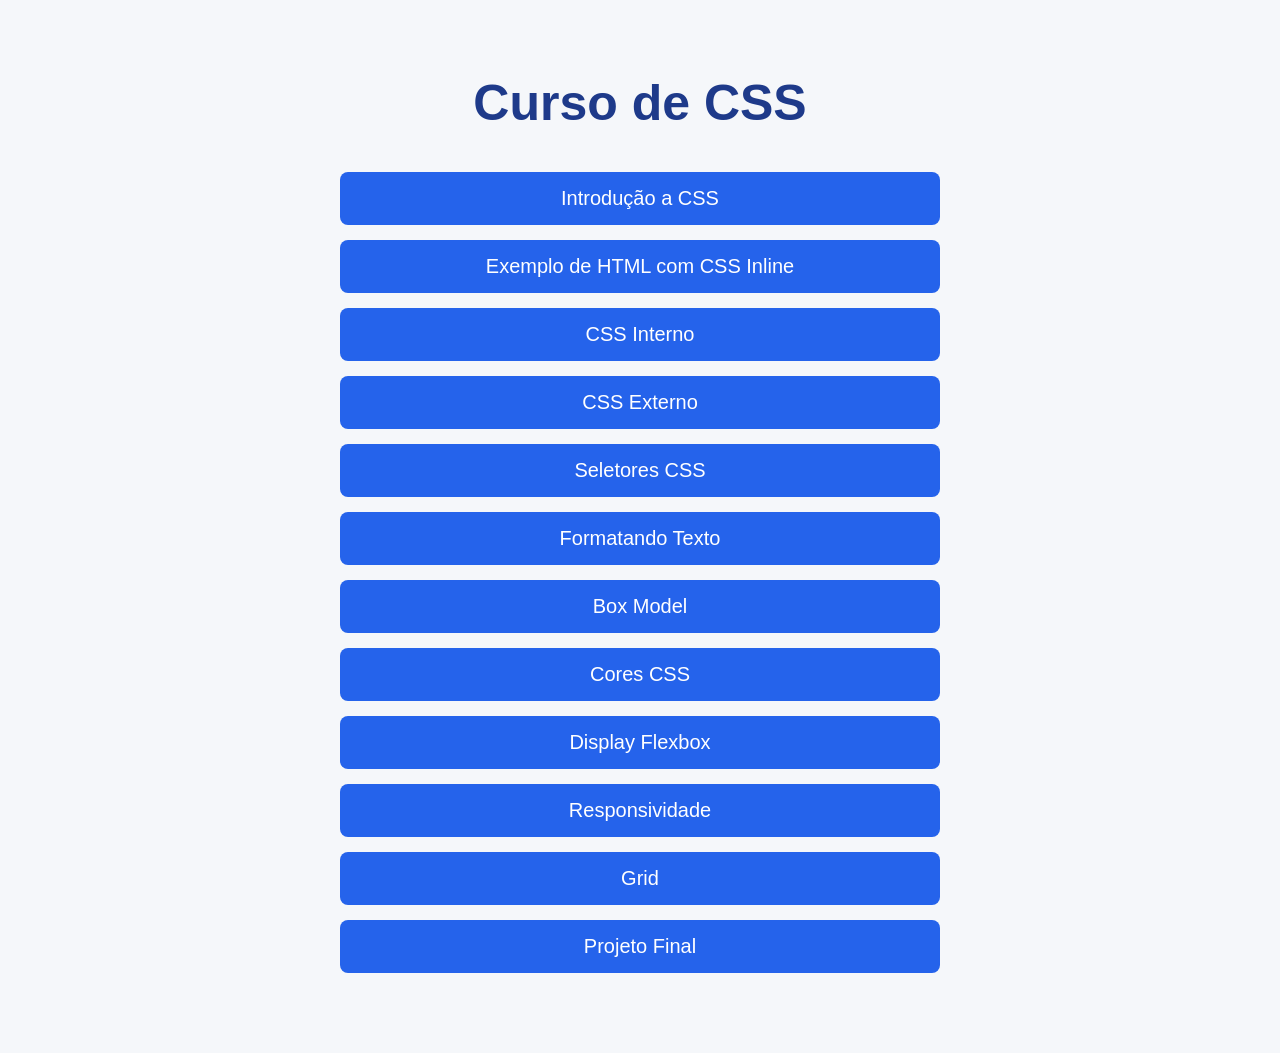
<file: index.html>
<!DOCTYPE html>
<html lang="pt-BR">
<head>
    <meta charset="UTF-8">
    <title>Curso de CSS</title>
    <link rel="stylesheet" href="global.css">
</head>
<body>

<h1>Curso de CSS</h1>

<ul>
    <li><a href="Introdução a CSS.html">Introdução a CSS</a></li>
    <li><a href="ExemplodeHTMLcomCSS.html">Exemplo de HTML com CSS Inline</a></li>
    <li><a href="CSSInterno.html">CSS Interno</a></li>
    <li><a href="CSSExterno.html">CSS Externo</a></li>
    <li><a href="Seletores CSS.html">Seletores CSS</a></li>
    <li><a href="FormatandoTexto.html">Formatando Texto</a></li>
    <li><a href="box-model.html">Box Model</a></li>
    <li><a href="cores-css.html">Cores CSS</a></li>
    <li><a href="display-flexbox.html">Display Flexbox</a></li>
    <li><a href="responsividade.html">Responsividade</a></li>
    <li><a href="grid.html">Grid</a></li>
    <li><a href="projeto-final.html">Projeto Final</a></li>
</ul>

</body>
</html>
</file>
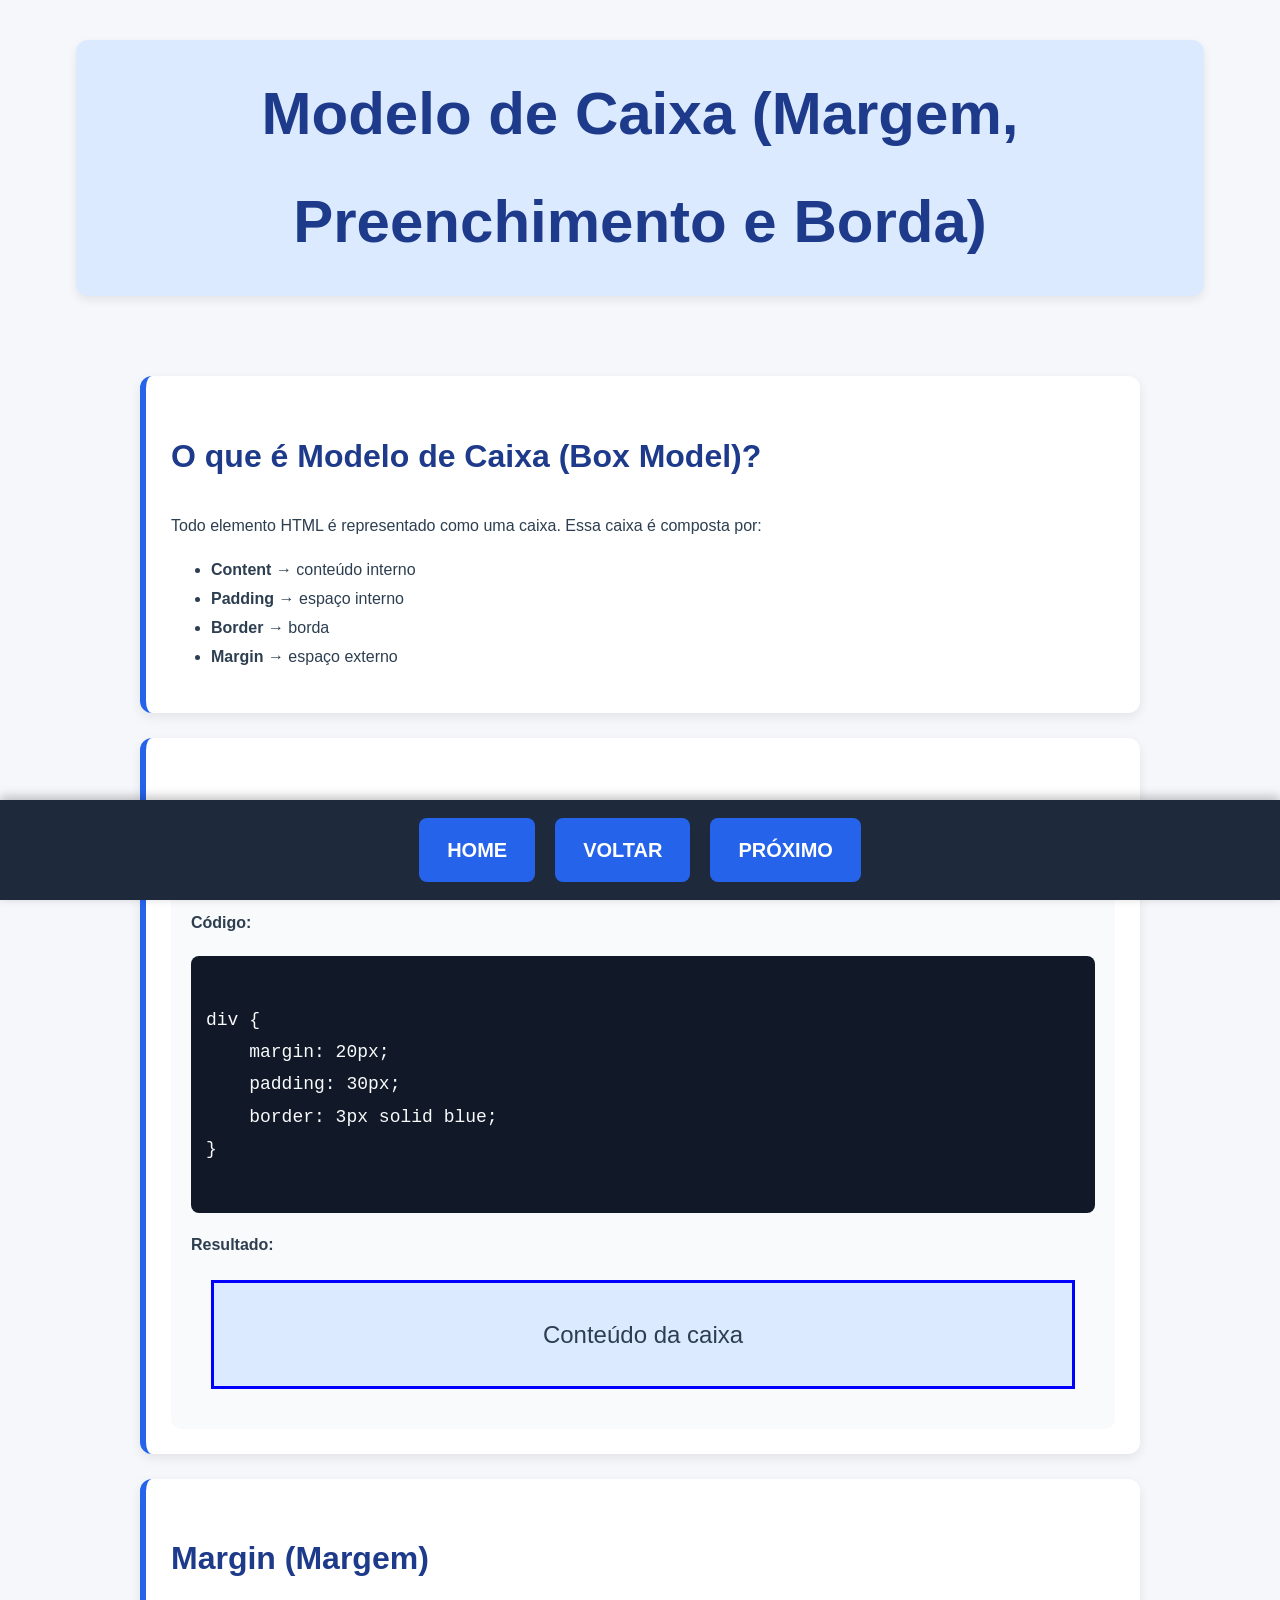
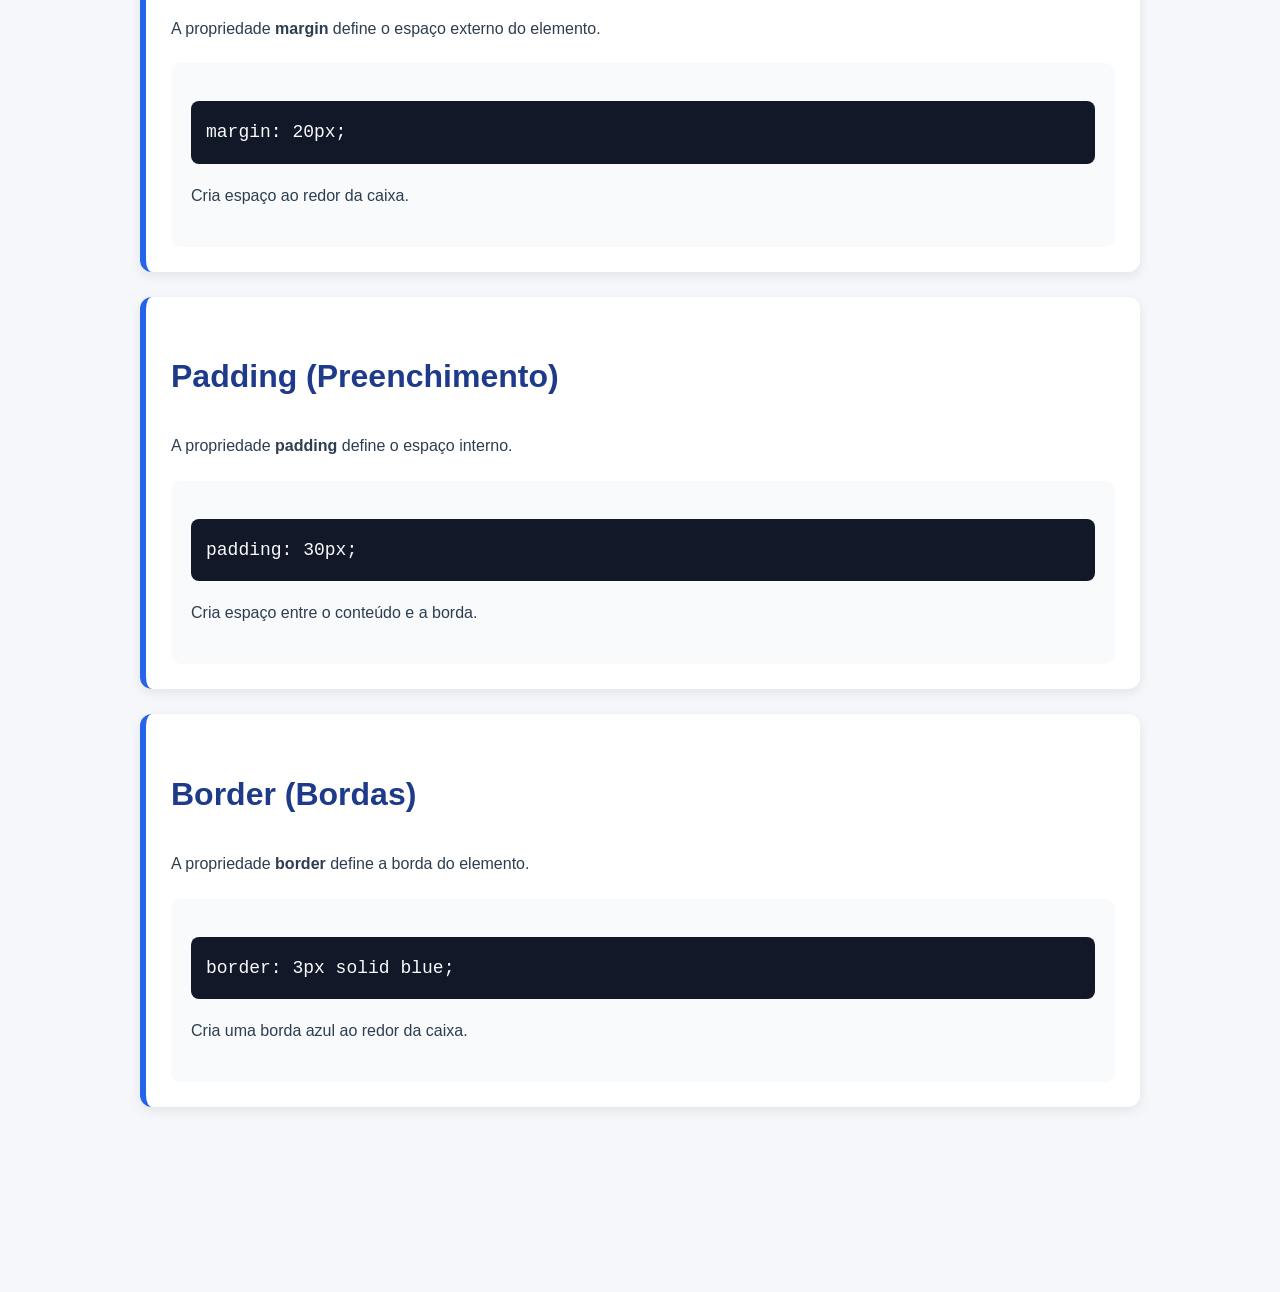
<file: box-model.html>
<!DOCTYPE html>
<html lang="pt-BR">

<head>
    <meta charset="UTF-8">
    <meta name="viewport" content="width=device-width, initial-scale=1.0">
    <title>Box Model no CSS</title>
    <link rel="stylesheet" href="box-model.css">
</head>

<body>

     <h1>Modelo de Caixa (Margem, Preenchimento e Borda)</h1>

    <main>

        <div class="bloco">
            <h2>O que é Modelo de Caixa (Box Model)?</h2>
            <p>
                Todo elemento HTML é representado como uma caixa.
                Essa caixa é composta por:
            </p>

            <ul>
                <li><strong>Content</strong> → conteúdo interno</li>
                <li><strong>Padding</strong> → espaço interno</li>
                <li><strong>Border</strong> → borda</li>
                <li><strong>Margin</strong> → espaço externo</li>
            </ul>
        </div>

        <div class="bloco">
            <h2>Exemplo Visual</h2>

            <div class="exemplo">
                <p><strong>Código:</strong></p>
                <pre><code>
div {
    margin: 20px;
    padding: 30px;
    border: 3px solid blue;
}
                </code></pre>

                <p><strong>Resultado:</strong></p>

                <div class="caixa-exemplo">
                    Conteúdo da caixa
                </div>
            </div>
        </div>

        <div class="bloco">
            <h2>Margin (Margem)</h2>
            <p>
                A propriedade <strong>margin</strong> define o espaço externo do elemento.
            </p>

            <div class="exemplo">
                <pre><code>margin: 20px;</code></pre>
                <p>Cria espaço ao redor da caixa.</p>
            </div>
        </div>

        <div class="bloco">
            <h2>Padding (Preenchimento)</h2>
            <p>
                A propriedade <strong>padding</strong> define o espaço interno.
            </p>

            <div class="exemplo">
                <pre><code>padding: 30px;</code></pre>
                <p>Cria espaço entre o conteúdo e a borda.</p>
            </div>
        </div>

        <div class="bloco">
            <h2>Border (Bordas)</h2>
            <p>
                A propriedade <strong>border</strong> define a borda do elemento.
            </p>

            <div class="exemplo">
                <pre><code>border: 3px solid blue;</code></pre>
                <p>Cria uma borda azul ao redor da caixa.</p>
            </div>
        </div>

    </main>

    <footer>
        <div class="menu-fixo">
            <a href="Introdução a CSS.html">HOME</a>
            <a href="FormatandoTexto.html">VOLTAR</a>
            <a href="cores-css.html">PRÓXIMO</a>
        </div>
    </footer>

</body>

</html>
</file>
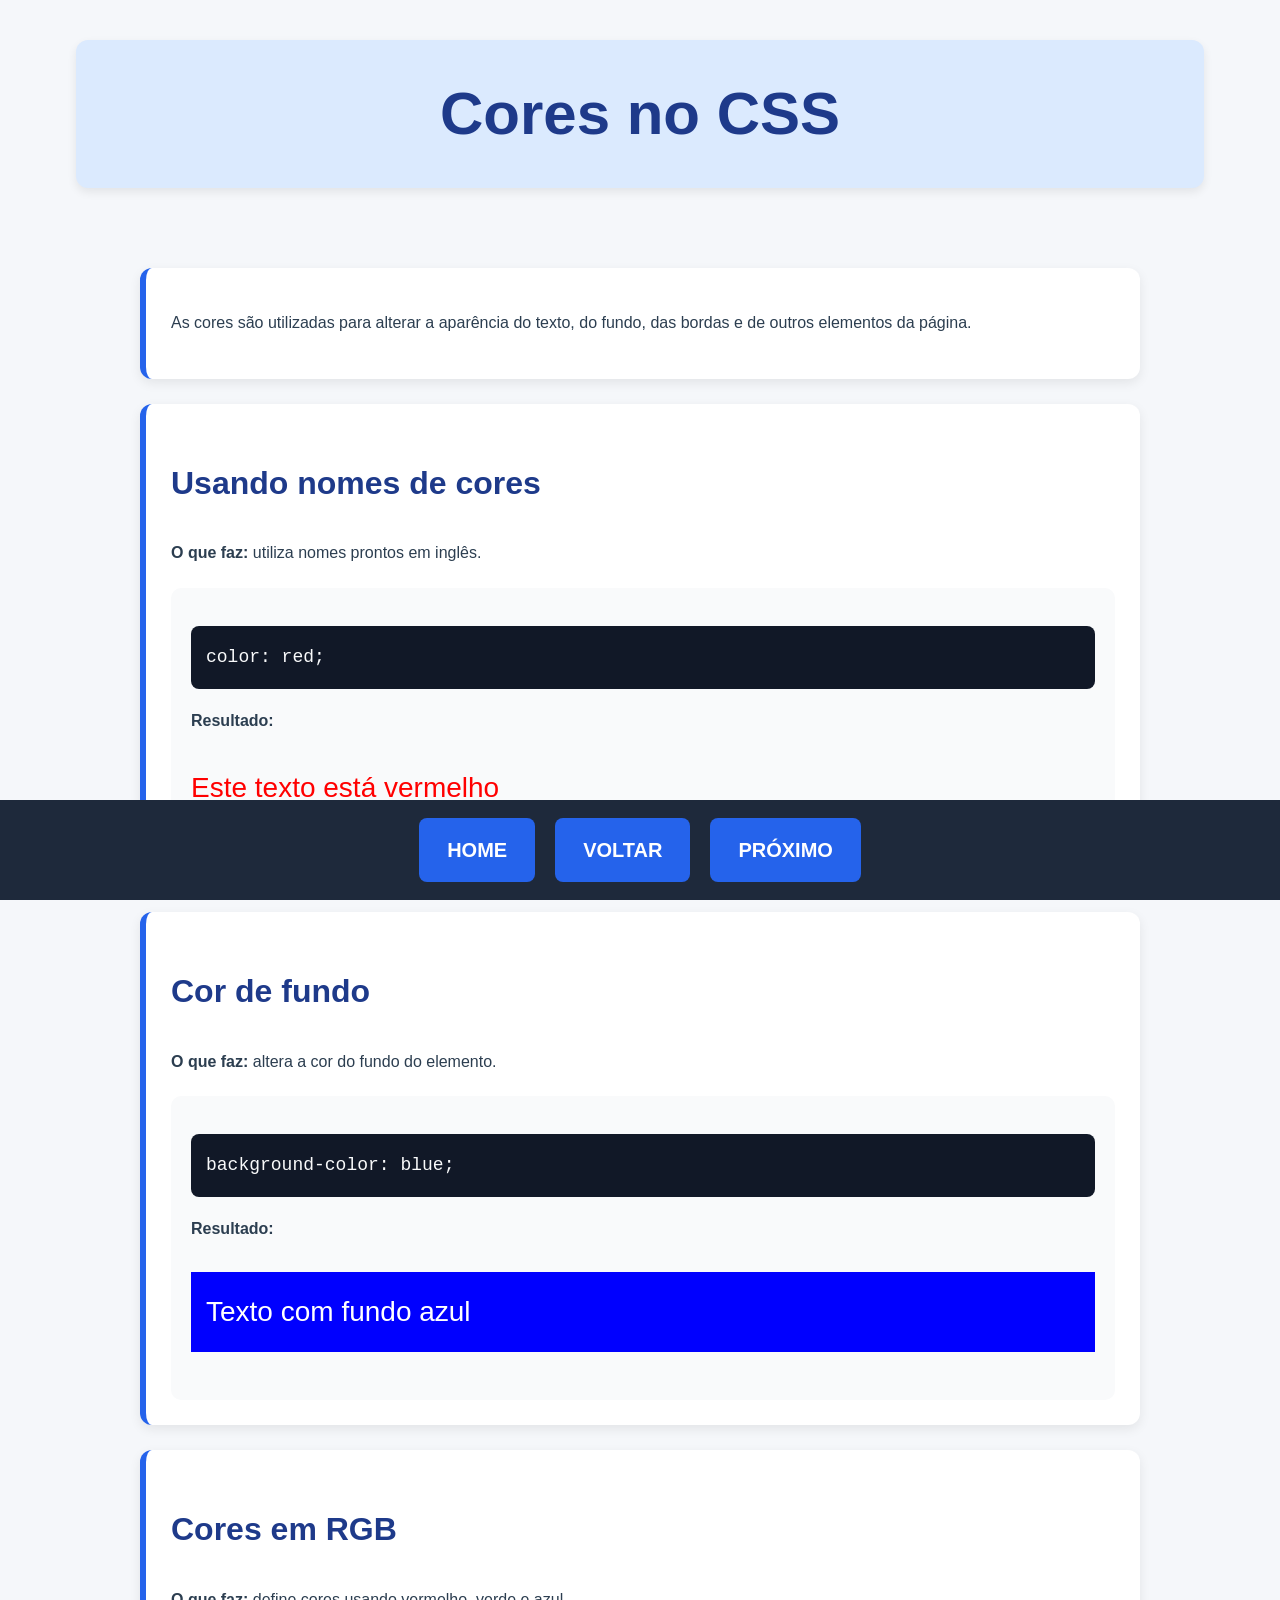
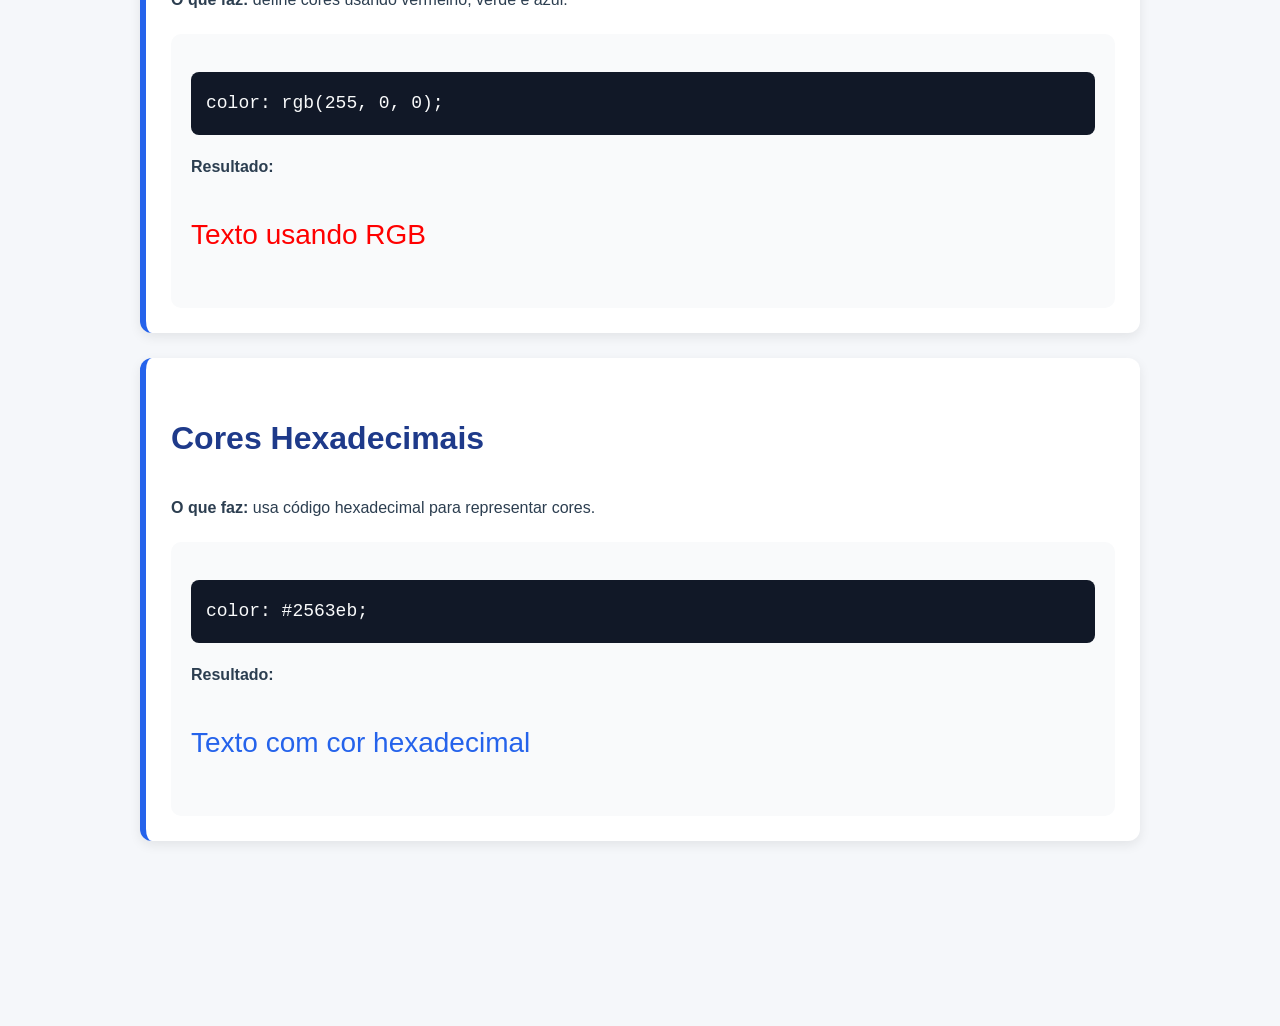
<file: cores-css.html>
<!DOCTYPE html>
<html lang="pt-BR">

<head>
    <meta charset="UTF-8">
    <meta name="viewport" content="width=device-width, initial-scale=1.0">
    <title>Cores no CSS</title>
    <link rel="stylesheet" href="cores-css.css">
</head>

<body>

    <h1>Cores no CSS</h1>

    <main>

        <div class="bloco">
     
            <p>
                As cores são utilizadas para alterar a aparência do texto,
                do fundo, das bordas e de outros elementos da página.
            </p>
        </div>

        <div class="bloco">
            <h2>Usando nomes de cores</h2>
            <p><strong>O que faz:</strong> utiliza nomes prontos em inglês.</p>

            <div class="exemplo">
                <pre><code>color: red;</code></pre>

                <p><strong>Resultado:</strong></p>
                <p class="texto-vermelho">Este texto está vermelho</p>
            </div>
        </div>

        <div class="bloco">
            <h2>Cor de fundo</h2>
            <p><strong>O que faz:</strong> altera a cor do fundo do elemento.</p>

            <div class="exemplo">
                <pre><code>background-color: blue;</code></pre>

                <p><strong>Resultado:</strong></p>
                <p class="fundo-azul">Texto com fundo azul</p>
            </div>
        </div>

        <div class="bloco">
            <h2>Cores em RGB</h2>
            <p><strong>O que faz:</strong> define cores usando vermelho, verde e azul.</p>

            <div class="exemplo">
                <pre><code>color: rgb(255, 0, 0);</code></pre>

                <p><strong>Resultado:</strong></p>
                <p class="texto-rgb">Texto usando RGB</p>
            </div>
        </div>

        <div class="bloco">
            <h2>Cores Hexadecimais</h2>
            <p><strong>O que faz:</strong> usa código hexadecimal para representar cores.</p>

            <div class="exemplo">
                <pre><code>color: #2563eb;</code></pre>

                <p><strong>Resultado:</strong></p>
                <p class="texto-hex">Texto com cor hexadecimal</p>
            </div>
        </div>

    </main>

    <footer>
        <div class="menu-fixo">
            <a href="Introdução a CSS.html">HOME</a>
            <a href="box-model.html">VOLTAR</a>
            <a href="display-flexbox.html">PRÓXIMO</a>
        </div>
    </footer>

</body>

</html>
</file>
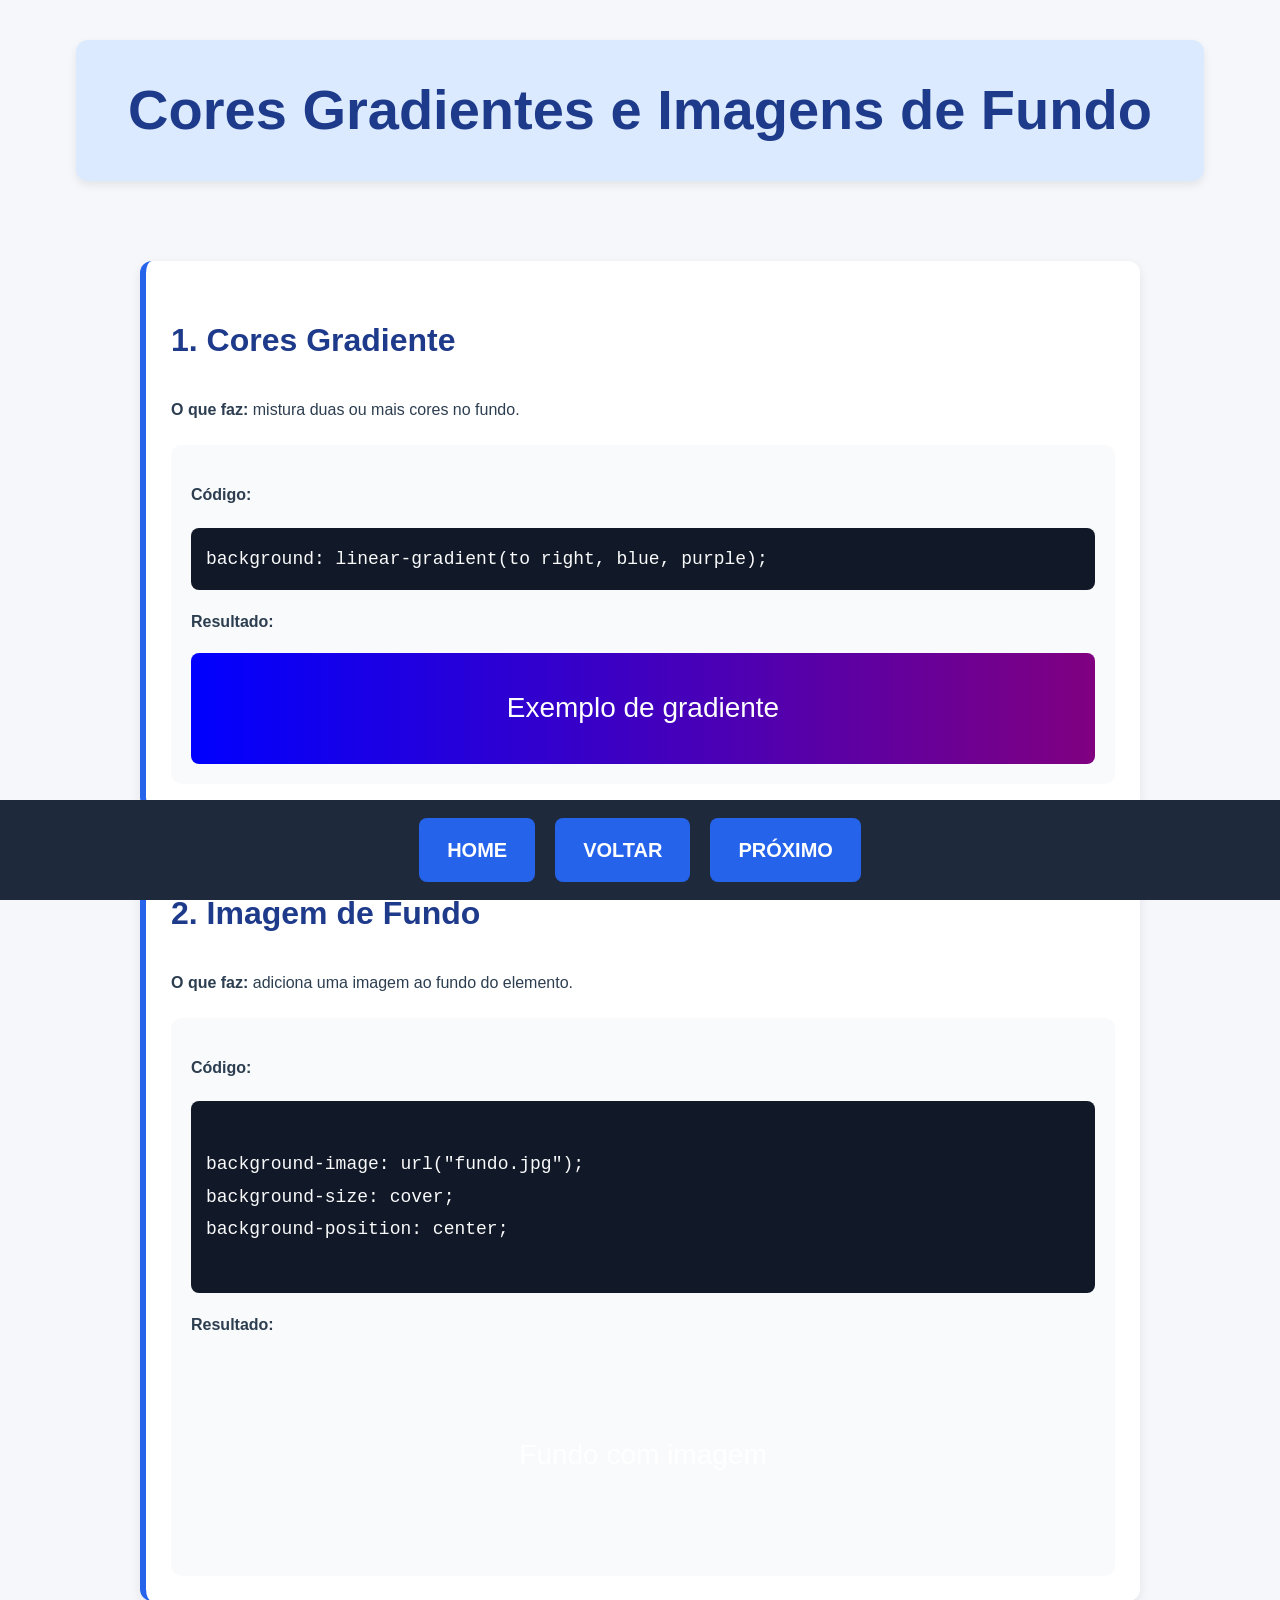
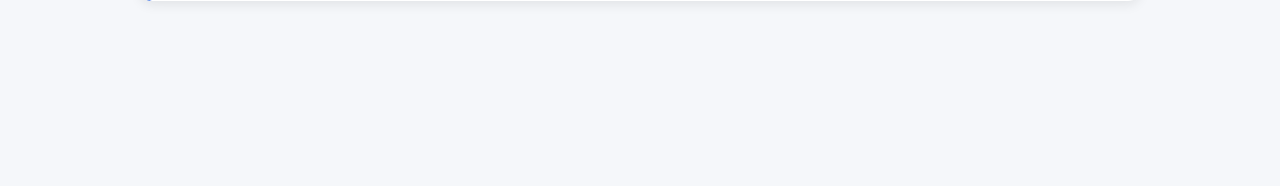
<file: cores-gradientes-fundo.html>
<!DOCTYPE html>
<html lang="pt-BR">
<head>
    <meta charset="UTF-8">
    <meta name="viewport" content="width=device-width, initial-scale=1.0">
    <title>Cores, Gradientes e Imagens de Fundo</title>
    <link rel="stylesheet" href="cores-gradientes-fundo.css">
</head>
<body>

    <h1>Cores Gradientes e Imagens de Fundo</h1>

    <main>

       
        <div class="bloco">
            <h2>1. Cores Gradiente</h2>
            <p><strong>O que faz:</strong> mistura duas ou mais cores no fundo.</p>

            <div class="exemplo">
                <p><strong>Código:</strong></p>
                <pre><code>background: linear-gradient(to right, blue, purple);</code></pre>

                <p><strong>Resultado:</strong></p>
                <div class="gradiente">
                    Exemplo de gradiente
                </div>
            </div>
        </div>

        <div class="bloco">
            <h2>2. Imagem de Fundo</h2>
            <p><strong>O que faz:</strong> adiciona uma imagem ao fundo do elemento.</p>

            <div class="exemplo">
                <p><strong>Código:</strong></p>
                <pre><code>
background-image: url("fundo.jpg");
background-size: cover;
background-position: center;
                </code></pre>

                <p><strong>Resultado:</strong></p>
                <div class="imagem-fundo">
                    Fundo com imagem
                </div>
            </div>
        </div>

    </main>

    <footer>
        <div class="menu-fixo">
            <a href="Introdução a CSS.html">HOME</a>
            <a href="display-flexbox.html">VOLTAR</a>
            <a href="pseudoclasses.html">PRÓXIMO</a>
        </div>
    </footer>

</body>
</html>
</file>
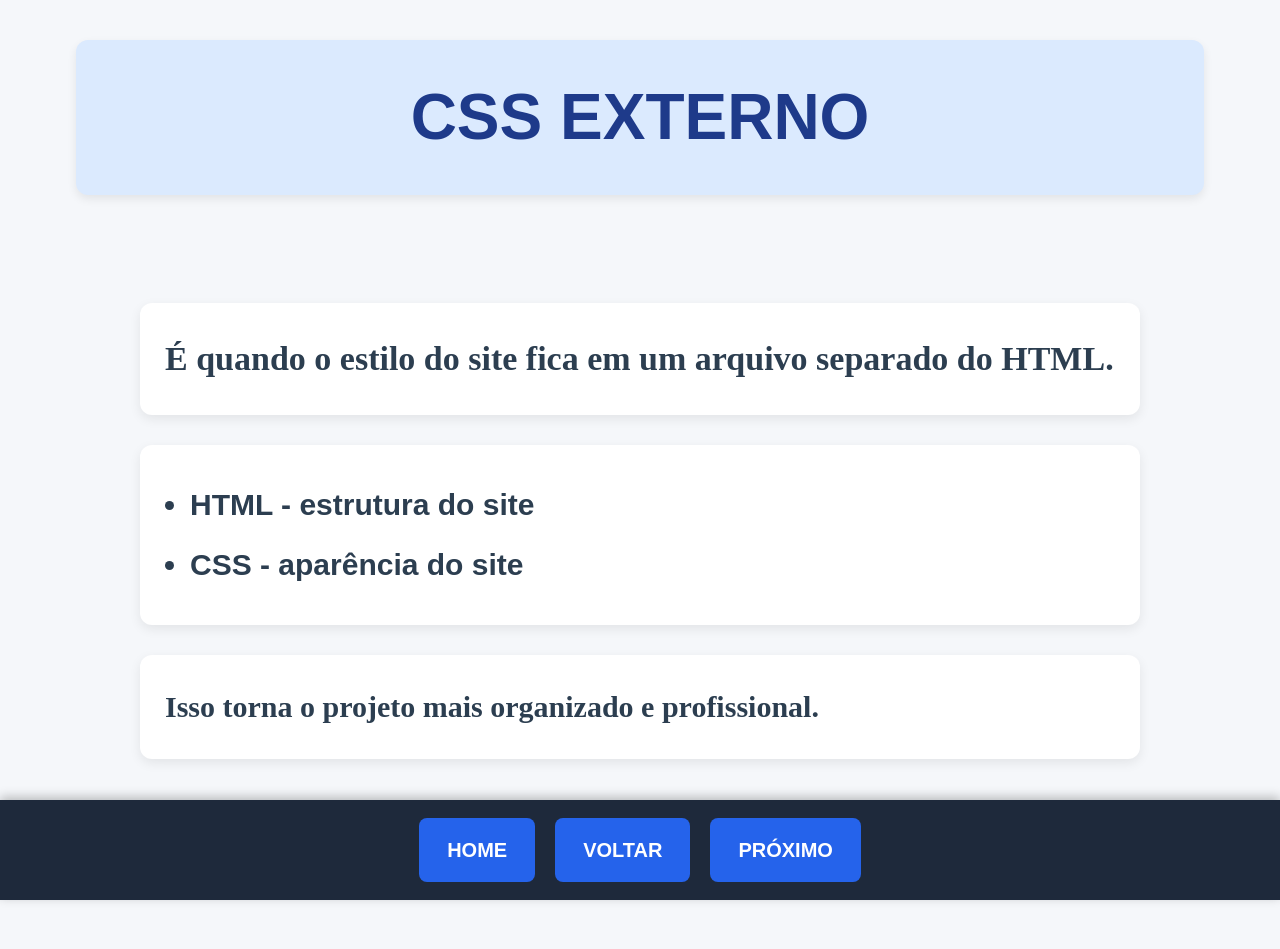
<file: CSSExterno.html>
<!DOCTYPE html>
<html lang="pt-BR">

<head>
    <meta charset="UTF-8">
    <meta name="viewport" content="width=device-width, initial-scale=1.0">
    <title>CSS EXTERNO</title>
    <link rel="stylesheet" href="style.css">
</head>

<body>
    <h1>CSS EXTERNO</h1>

    <main>
        <h2>É quando o estilo do site fica em um arquivo separado do HTML.</h2>

        <ul>
            <li>HTML - estrutura do site</li>
            <li>CSS - aparência do site</li>
        </ul>

        <p>Isso torna o projeto mais organizado e profissional.</p>
    </main>

    <footer>
    <div class="menu-fixo">
        <a href="Introdução a CSS.html">HOME</a>
        <a href="CSSInterno.html">VOLTAR</a>
        <a href="Seletores CSS.html">PRÓXIMO</a>
    </div>
</footer>
</body>

</html>
</file>
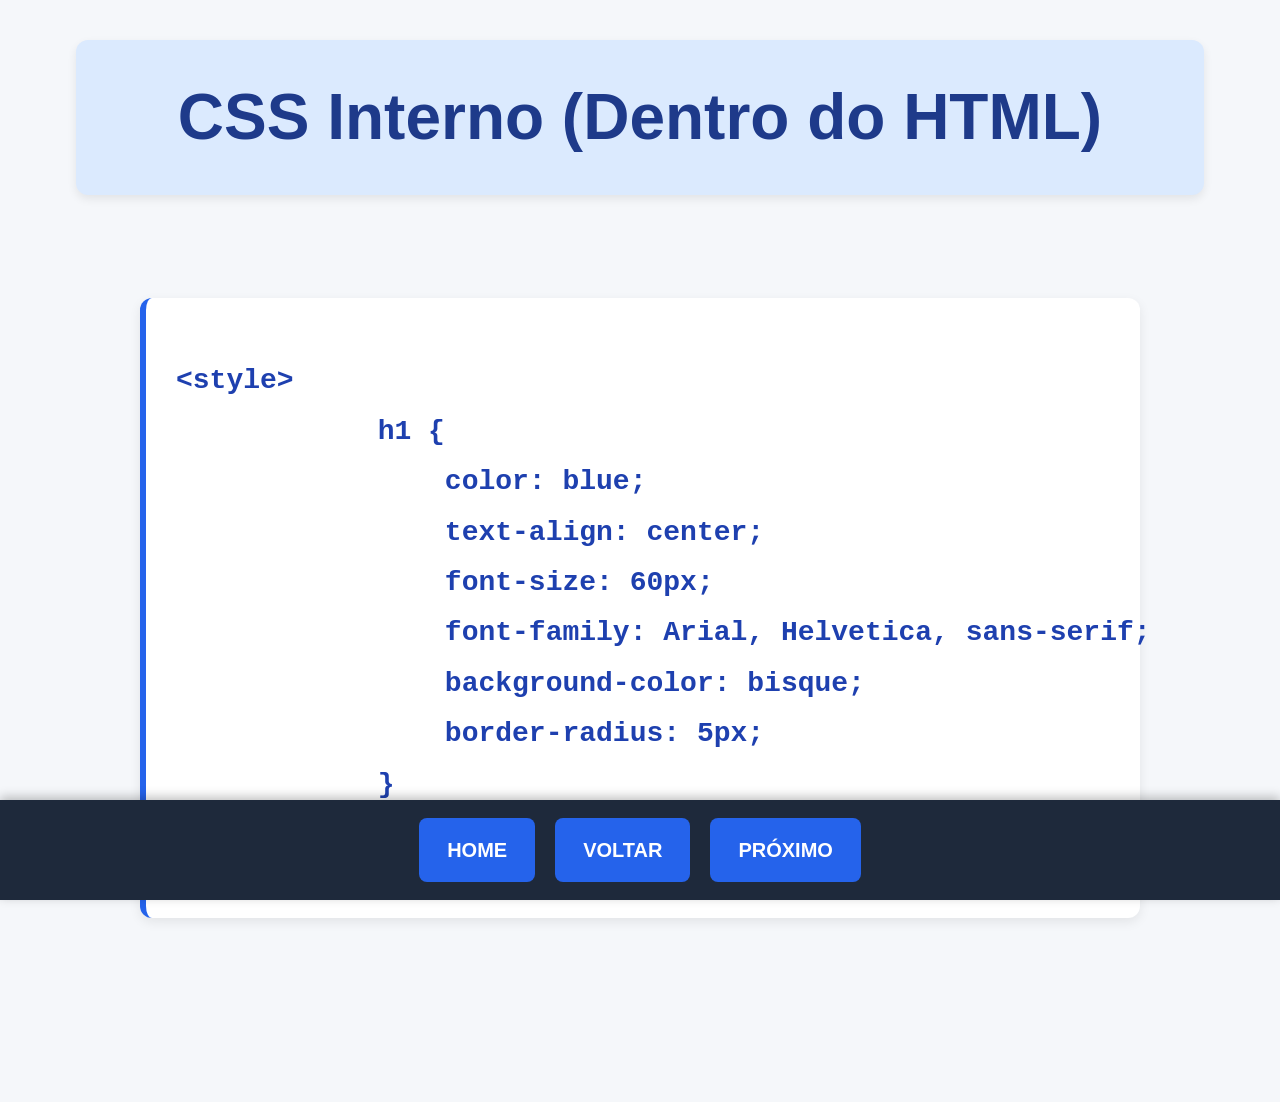
<file: CSSInterno.html>
<!DOCTYPE html>
<html lang="pt-BR">

<head>
    <meta charset="UTF-8">
    <meta name="viewport" content="width=device-width, initial-scale=1.0">
    <title>CSS Interno</title>

    <style>
        body {
            background-color: #f5f7fa;
            margin: 0;
            font-family: Arial, Helvetica, sans-serif;
            color: #2c3e50;
            line-height: 1.8;
            padding-bottom: 120px;
        }

        h1 {
            color: #1e3a8a;
            text-align: center;
            font-size: 64px;
            font-weight: bold;
            margin: 40px auto;
            width: 85%;
            padding: 20px;
            background-color: #dbeafe;
            border-radius: 12px;
            box-shadow: 0 4px 10px rgba(0, 0, 0, 0.08);
        }

        section {
            max-width: 1000px;
            margin: 0 auto;
            padding: 40px;
        }

        h2 {
            font-weight: bold;
            text-align: left;
            background-color: white;
            font-family: Consolas, monospace;
            font-size: 28px;
            padding: 30px;
            border-radius: 12px;
            line-height: 1.8;
            color: #1e40af;
            border-left: 6px solid #2563eb;
            box-shadow: 0 4px 12px rgba(0, 0, 0, 0.08);
        }

        /* Menu fixo profissional */
        .menu-fixo {
            position: fixed;
            bottom: 0;
            left: 0;
            width: 100%;
            background-color: #1e293b;
            display: flex;
            justify-content: center;
            gap: 20px;
            padding: 18px 0;
            box-shadow: 0 -3px 10px rgba(0, 0, 0, 0.25);
            z-index: 1000;
        }

        .menu-fixo a {
            color: white;
            text-decoration: none;
            font-weight: bold;
            font-size: 20px;
            padding: 14px 28px;
            background-color: #2563eb;
            border-radius: 8px;
            transition: 0.3s;
        }

        .menu-fixo a:hover {
            background-color: #1d4ed8;
            transform: scale(1.05);
        }

        @media (max-width: 600px) {
            h1 {
                font-size: 42px;
            }

            h2 {
                font-size: 20px;
                padding: 20px;
            }

            .menu-fixo a {
                font-size: 16px;
                padding: 10px 16px;
            }
        }
    </style>

</head>

<body>

    <h1>CSS Interno (Dentro do HTML)</h1>

    <section>
        <h2>
            <pre><code>&lt;style&gt;
            h1 {
            &nbsp;&nbsp;&nbsp;&nbsp;color: blue;
            &nbsp;&nbsp;&nbsp;&nbsp;text-align: center;
            &nbsp;&nbsp;&nbsp;&nbsp;font-size: 60px;
            &nbsp;&nbsp;&nbsp;&nbsp;font-family: Arial, Helvetica, sans-serif;
            &nbsp;&nbsp;&nbsp;&nbsp;background-color: bisque;
            &nbsp;&nbsp;&nbsp;&nbsp;border-radius: 5px;
            }
            &lt;/style&gt;</code></pre>
        </h2>
    </section>

    <footer>
        <div class="menu-fixo">
            <a href="Introdução a CSS.html">HOME</a>
            <a href="ExemplodeHTMLcomCSS.html">VOLTAR</a>
            <a href="CSSExterno.html">PRÓXIMO</a>
        </div>
    </footer>

</body>

</html>
</file>
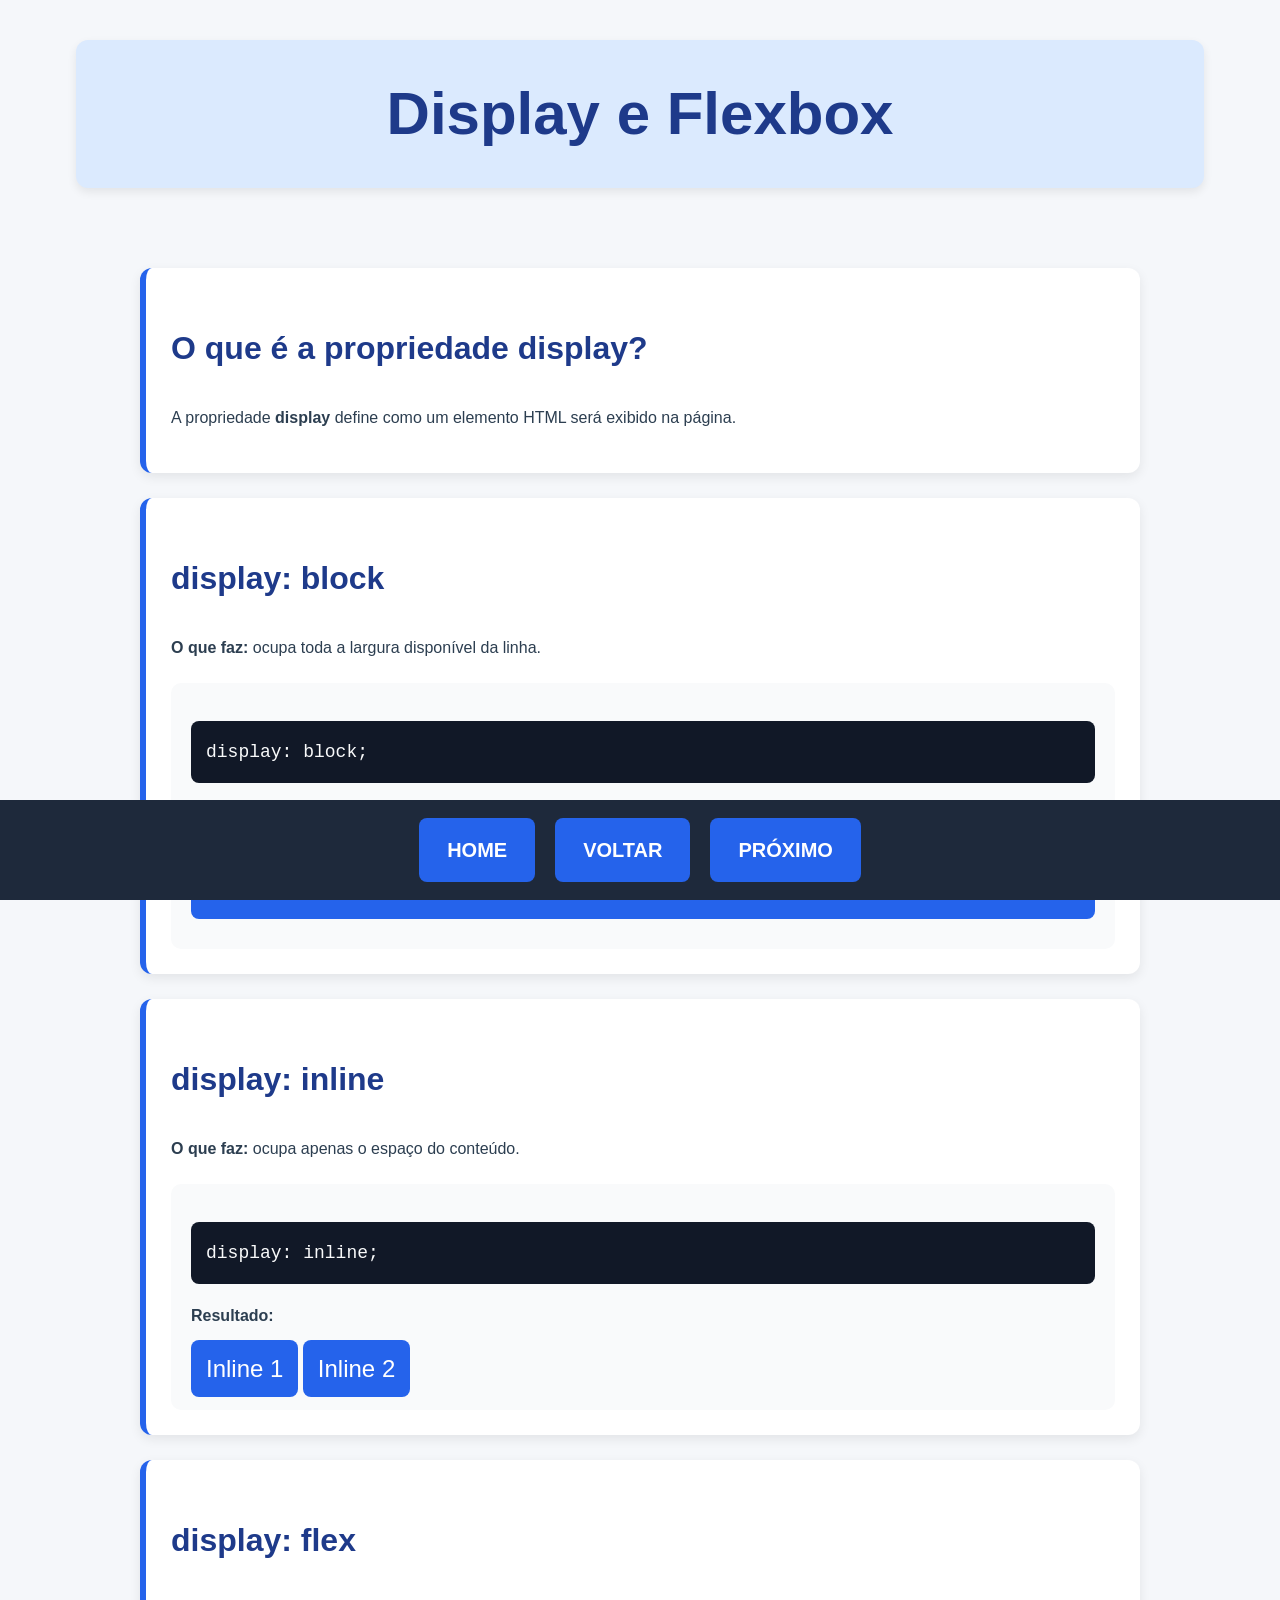
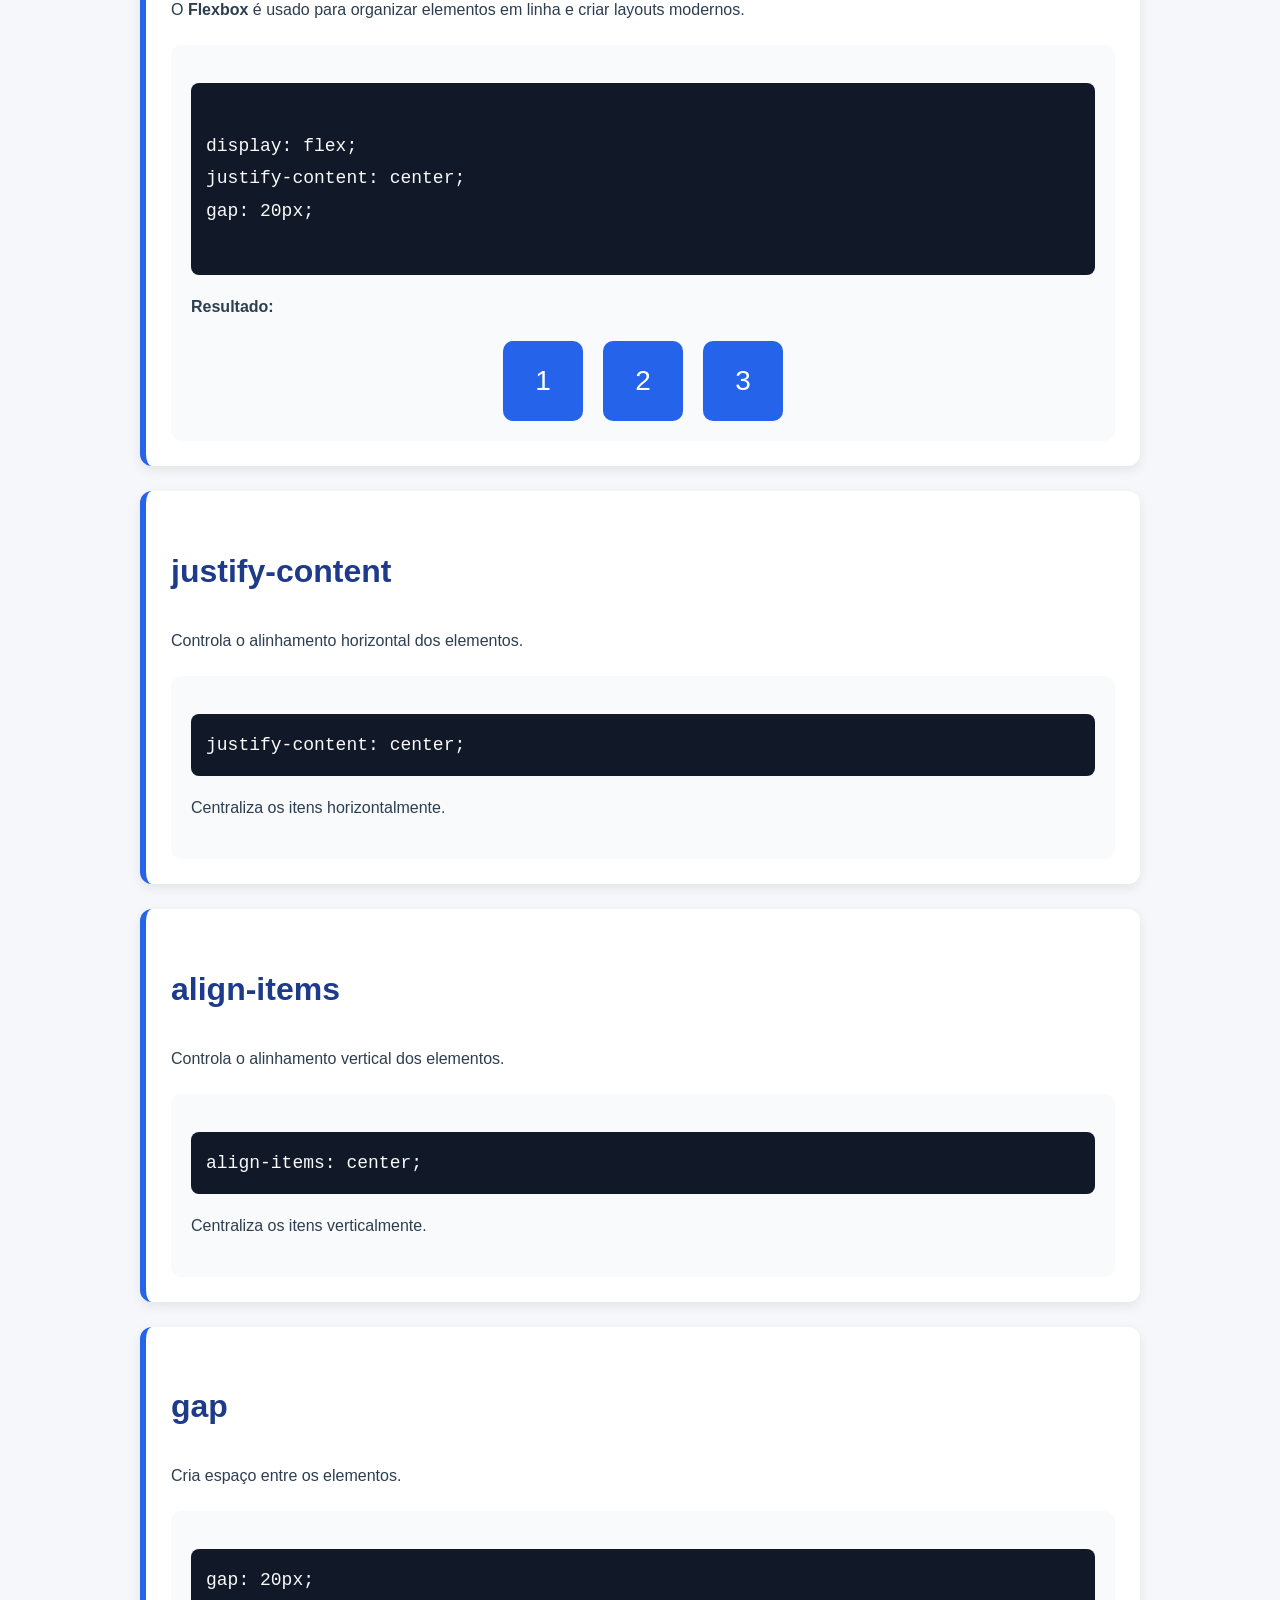
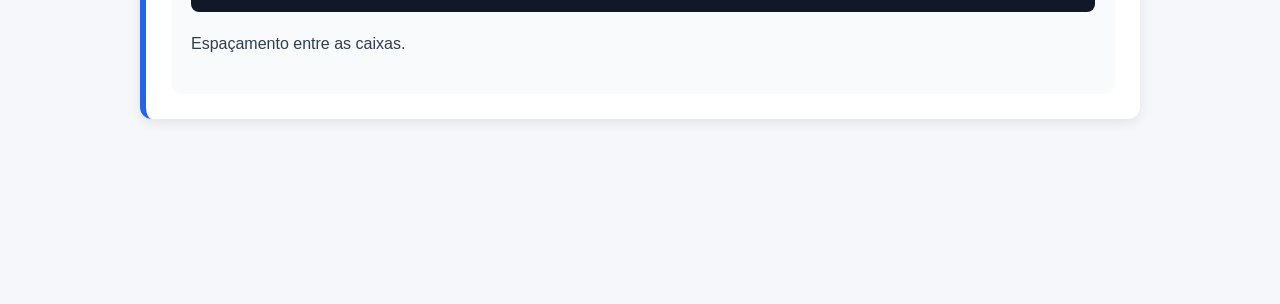
<file: display-flexbox.html>
<!DOCTYPE html>
<html lang="pt-BR">

<head>
    <meta charset="UTF-8">
    <meta name="viewport" content="width=device-width, initial-scale=1.0">
    <title>Display e Flexbox</title>
    <link rel="stylesheet" href="display-flexbox.css">
</head>

<body>

    <h1>Display e Flexbox</h1>

    <main>

        <div class="bloco">
            <h2>O que é a propriedade display?</h2>
            <p>
                A propriedade <strong>display</strong> define como um elemento HTML será exibido na página.
            </p>
        </div>

        <div class="bloco">
            <h2>display: block</h2>
            <p><strong>O que faz:</strong> ocupa toda a largura disponível da linha.</p>

            <div class="exemplo">
                <pre><code>display: block;</code></pre>

                <p><strong>Resultado:</strong></p>
                <div class="box block">Elemento Block</div>
            </div>
        </div>

        <div class="bloco">
            <h2>display: inline</h2>
            <p><strong>O que faz:</strong> ocupa apenas o espaço do conteúdo.</p>

            <div class="exemplo">
                <pre><code>display: inline;</code></pre>

                <p><strong>Resultado:</strong></p>
                <span class="box inline">Inline 1</span>
                <span class="box inline">Inline 2</span>
            </div>
        </div>

        <div class="bloco">
            <h2>display: flex</h2>
            <p>
                O <strong>Flexbox</strong> é usado para organizar elementos em linha
                e criar layouts modernos.
            </p>

            <div class="exemplo">
                <pre><code>
display: flex;
justify-content: center;
gap: 20px;
                </code></pre>

                <p><strong>Resultado:</strong></p>

                <div class="container-flex">
                    <div class="caixa">1</div>
                    <div class="caixa">2</div>
                    <div class="caixa">3</div>
                </div>
            </div>
        </div>

        <div class="bloco">
            <h2>justify-content</h2>
            <p>
                Controla o alinhamento horizontal dos elementos.
            </p>

            <div class="exemplo">
                <pre><code>justify-content: center;</code></pre>
                <p>Centraliza os itens horizontalmente.</p>
            </div>
        </div>

        <div class="bloco">
            <h2>align-items</h2>
            <p>
                Controla o alinhamento vertical dos elementos.
            </p>

            <div class="exemplo">
                <pre><code>align-items: center;</code></pre>
                <p>Centraliza os itens verticalmente.</p>
            </div>
        </div>

        <div class="bloco">
            <h2>gap</h2>
            <p>
                Cria espaço entre os elementos.
            </p>

            <div class="exemplo">
                <pre><code>gap: 20px;</code></pre>
                <p>Espaçamento entre as caixas.</p>
            </div>
        </div>

    </main>

    <footer>
        <div class="menu-fixo">
            <a href="Introdução a CSS.html">HOME</a>
            <a href="cores-css.html">VOLTAR</a>
            <a href="responsividade.html">PRÓXIMO</a>
        </div>
    </footer>

</body>

</html>
</file>
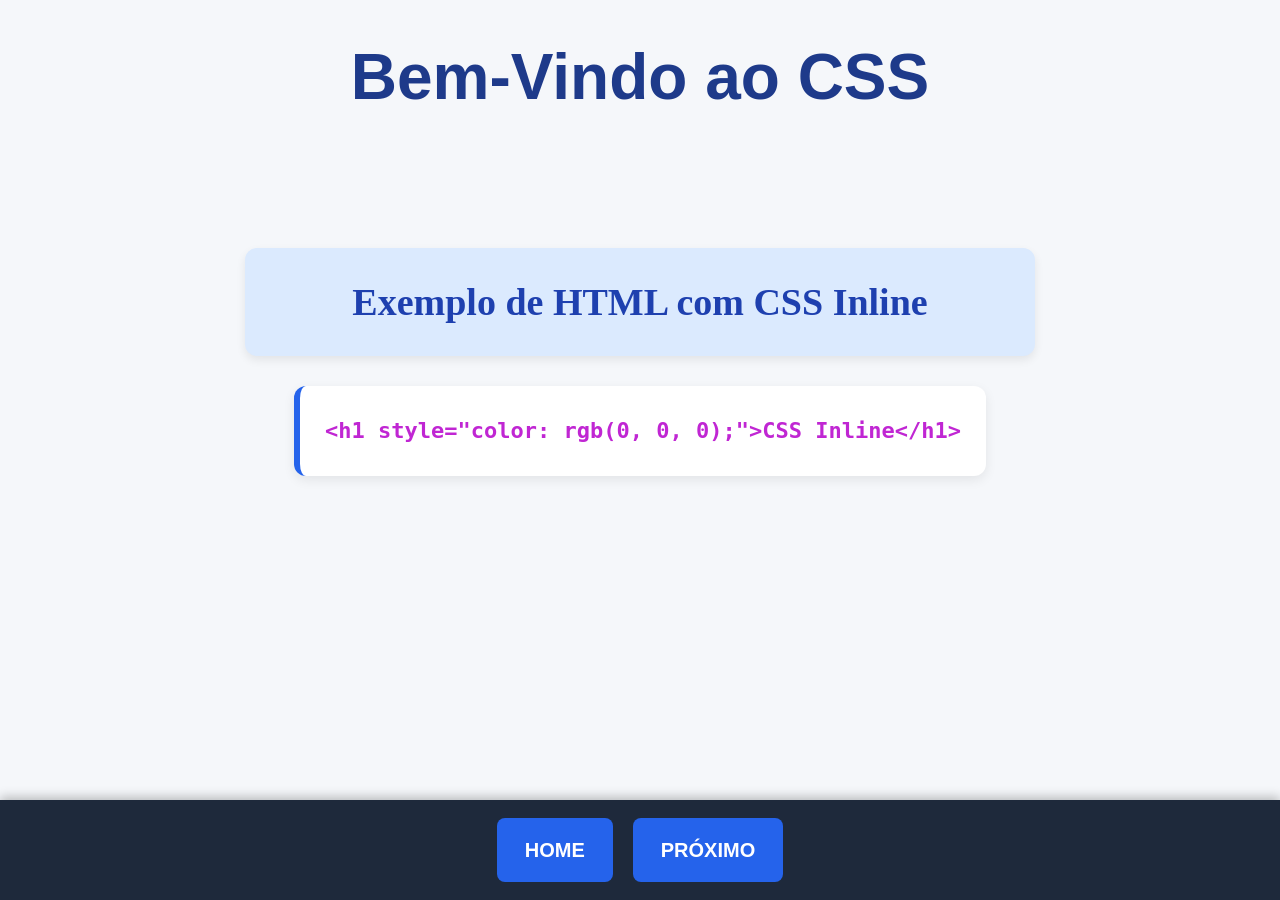
<file: ExemplodeHTMLcomCSS.html>
<!DOCTYPE html>
<html lang="pt-BR">

<head>
    <meta charset="UTF-8">
    <meta name="viewport" content="width=device-width, initial-scale=1.0">
    <title>HTML com CSS</title>

    <style>

        section {
    max-width: 1000px;
    margin: 0 auto;
    padding: 40px;
    text-align: center;
    margin-bottom: 80px;
}

        body {
    background-color: #f5f7fa;
    margin: 0;
    font-family: Arial, Helvetica, sans-serif;
    color: #2c3e50;
    line-height: 1.8;
    padding-bottom: 80px; /* espaço para o menu fixo */
}
        
        h1 {
            text-align: center;
            font-size: 64px;
            margin-top: 20px;
            color: #1e3a8a;
            font-weight: bold;
        }

        h2 {
            text-align: center;
            background-color: #dbeafe;
            font-family: Georgia, 'Times New Roman', Times, serif;
            font-size: 38px;
            padding: 20px;
            border-radius: 12px;
            margin: 30px auto;
            width: 75%;
            color: #1e40af;
            box-shadow: 0 4px 10px rgba(0, 0, 0, 0.08);
        }

        section {
            max-width: 1000px;
            margin: 0 auto;
            padding: 40px;
            text-align: center;
        }

        pre {
            background: #ffffff;
            padding: 25px;
            border-radius: 12px;
            text-align: left;
            overflow-x: auto;
            font-size: 22px;
            margin: 30px auto;
            width: fit-content;
            border-left: 6px solid #2563eb;
            box-shadow: 0 4px 12px rgba(0, 0, 0, 0.08);
        }

        code {
            color: #c026d3;
            font-weight: bold;
        }

        /* Menu fixo profissional */
        .menu-fixo {
            position: fixed;
            bottom: 0;
            left: 0;
            width: 100%;
            background-color: #1e293b;
            display: flex;
            justify-content: center;
            gap: 20px;
            padding: 18px 0;
            box-shadow: 0 -3px 10px rgba(0, 0, 0, 0.25);
            z-index: 1000;
        }

        .menu-fixo a {
            color: white;
            text-decoration: none;
            font-weight: bold;
            font-size: 20px;
            padding: 14px 28px;
            background-color: #2563eb;
            border-radius: 8px;
            transition: 0.3s;
        }

        .menu-fixo a:hover {
            background-color: #1d4ed8;
            transform: scale(1.05);
        }

        @media (max-width: 600px) {
            h1 {
                font-size: 42px;
            }

            h2 {
                font-size: 28px;
            }

            pre {
                font-size: 18px;
            }

            .menu-fixo a {
                font-size: 16px;
                padding: 10px 16px;
            }
        }
    </style>
</head>

<body>
    <h1>Bem-Vindo ao CSS</h1>
    <section>
        <h2>Exemplo de HTML com CSS Inline</h2>
        <pre><code>&lt;h1 style="color: rgb(0, 0, 0);"&gt;CSS Inline&lt;/h1&gt;</code></pre>
    </section>

    <footer>
        <div class="menu-fixo">
            <a href="Introdução a CSS.html">HOME</a>
            <a href="CSSInterno.html">PRÓXIMO</a>
        </div>
    </footer>
</body>

</html>
</file>
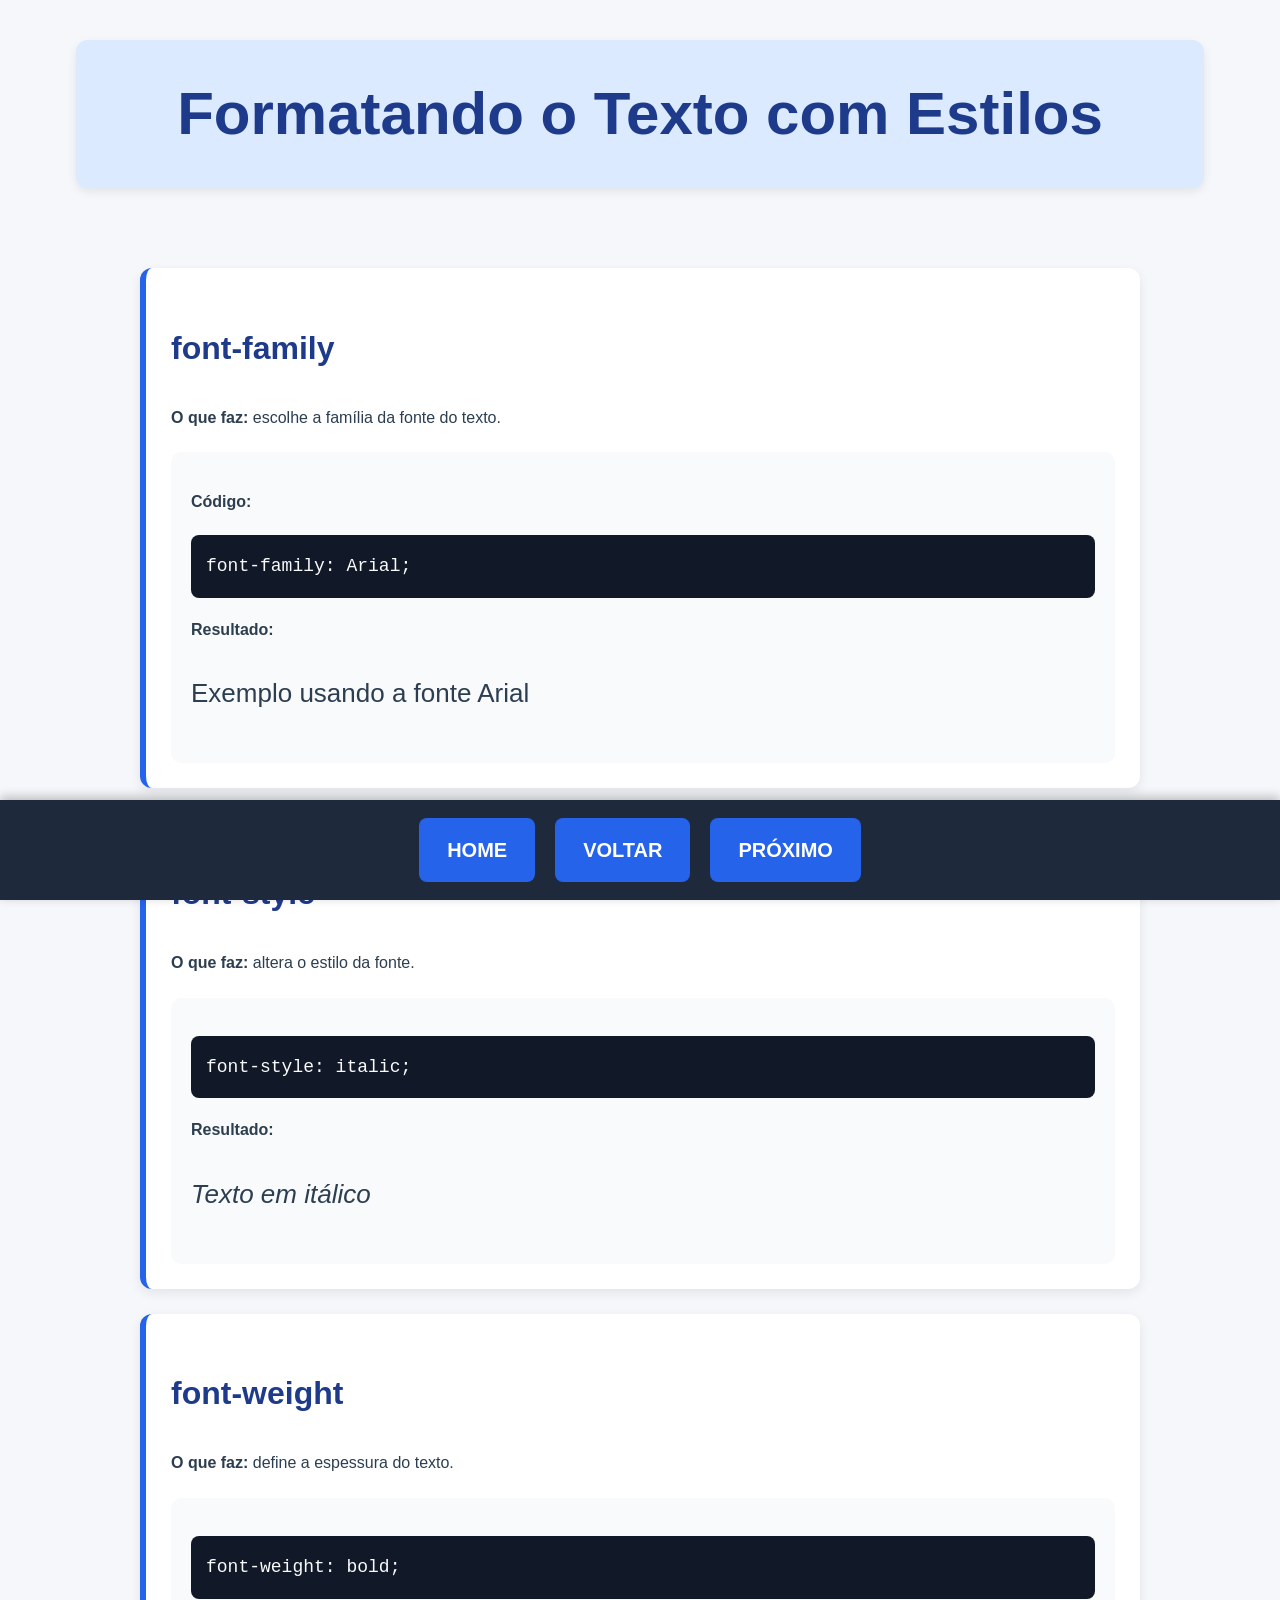
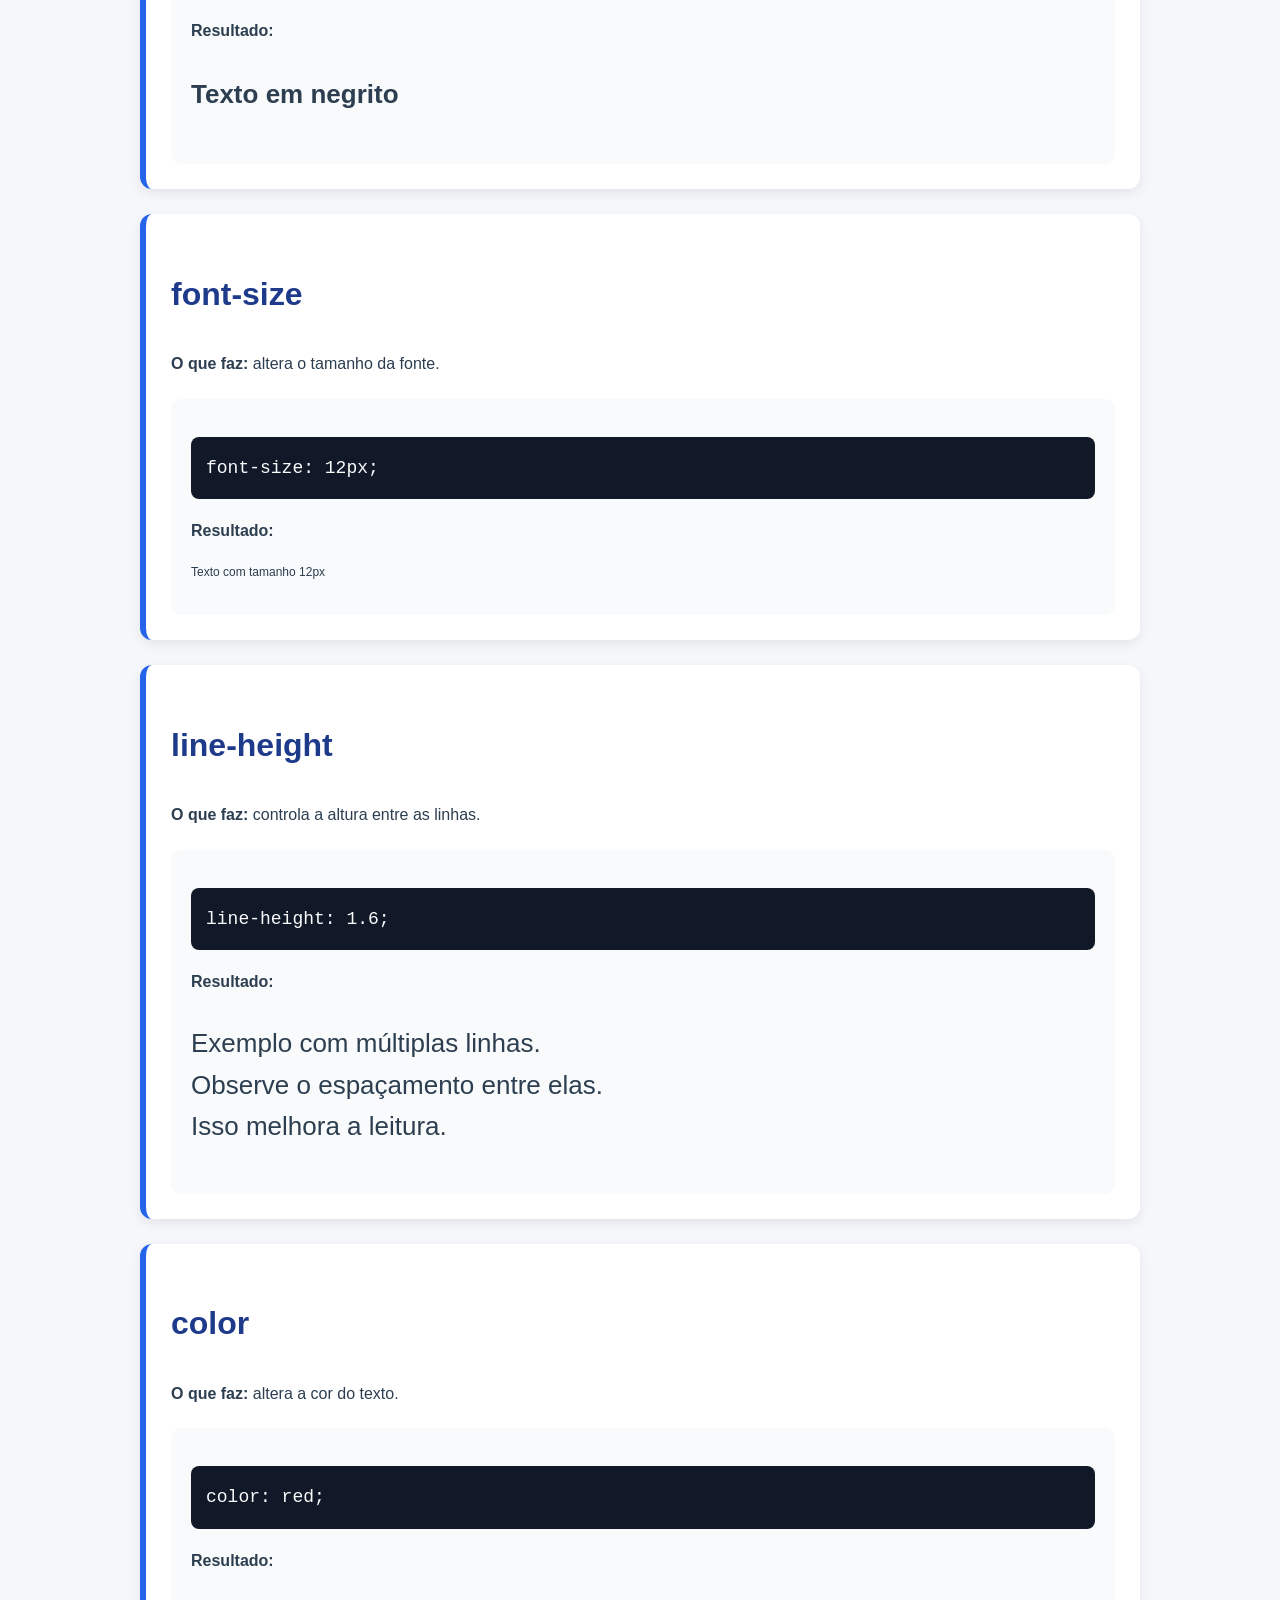
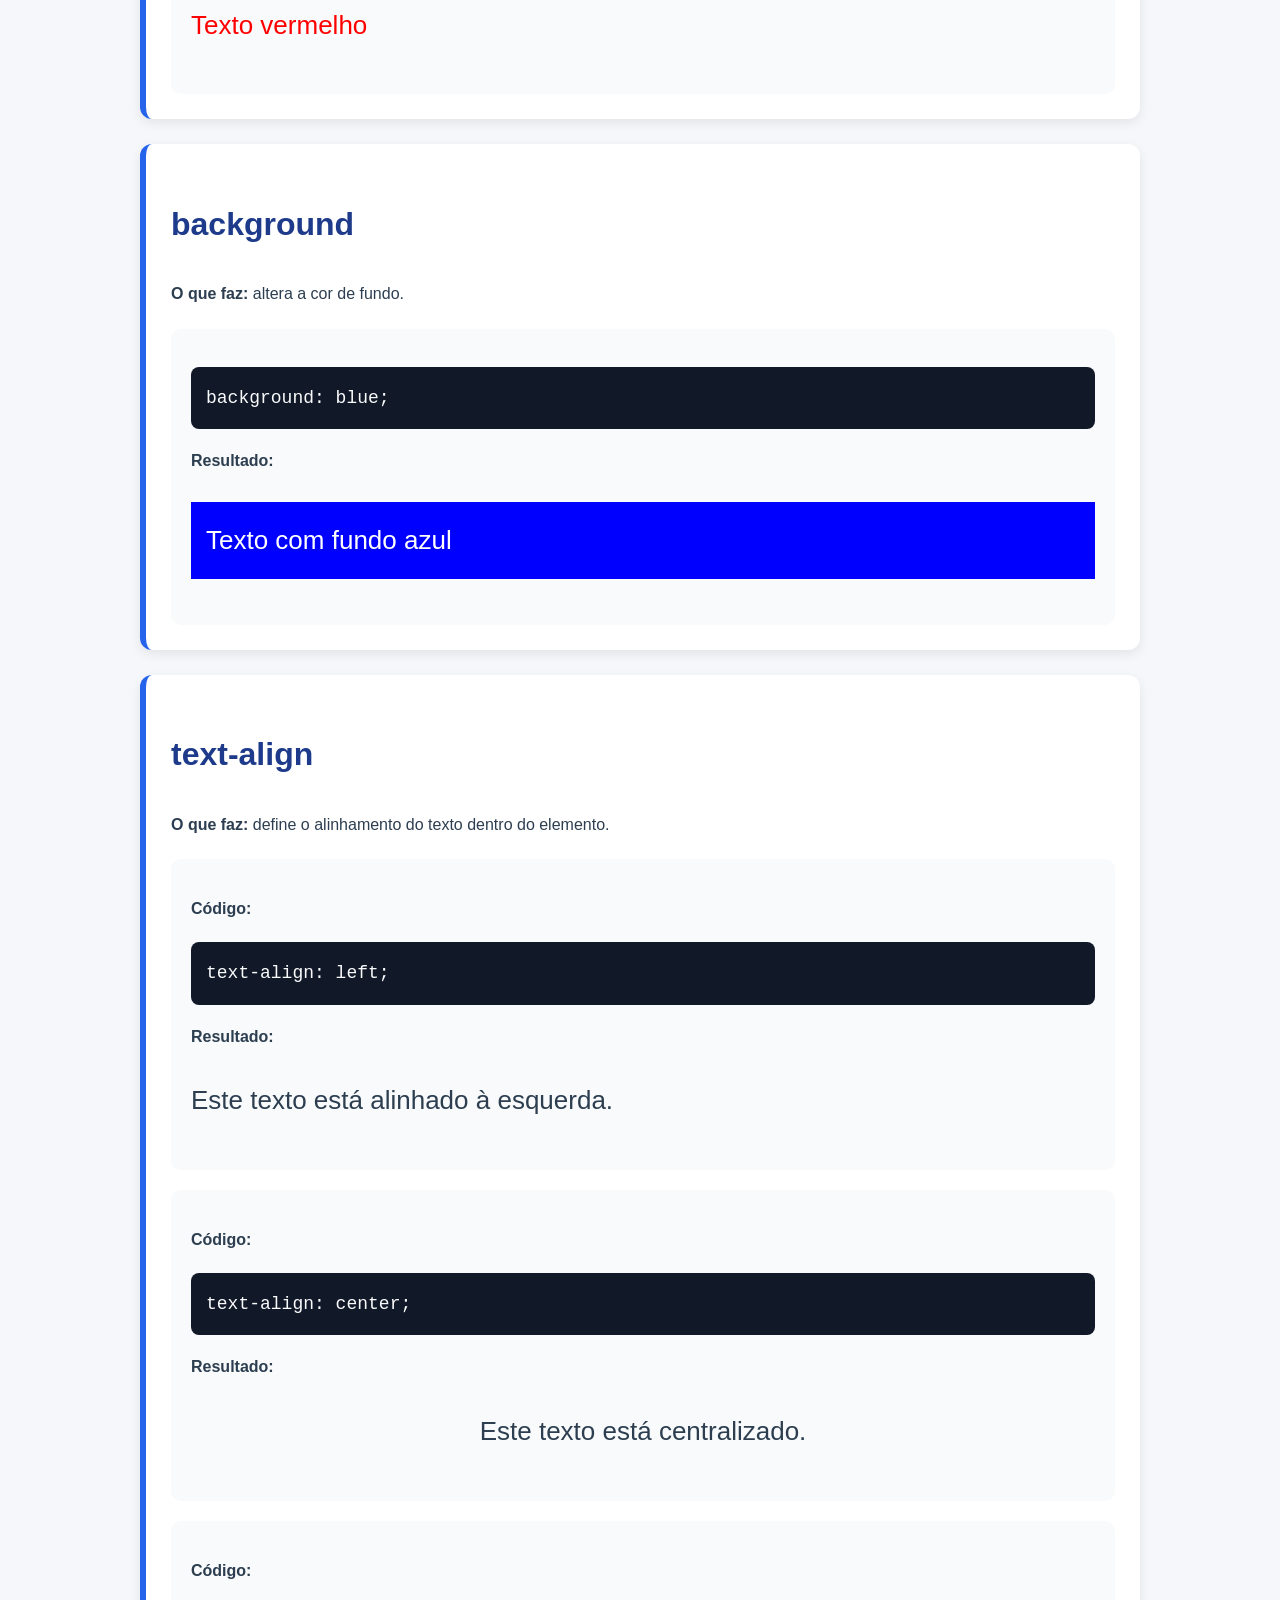
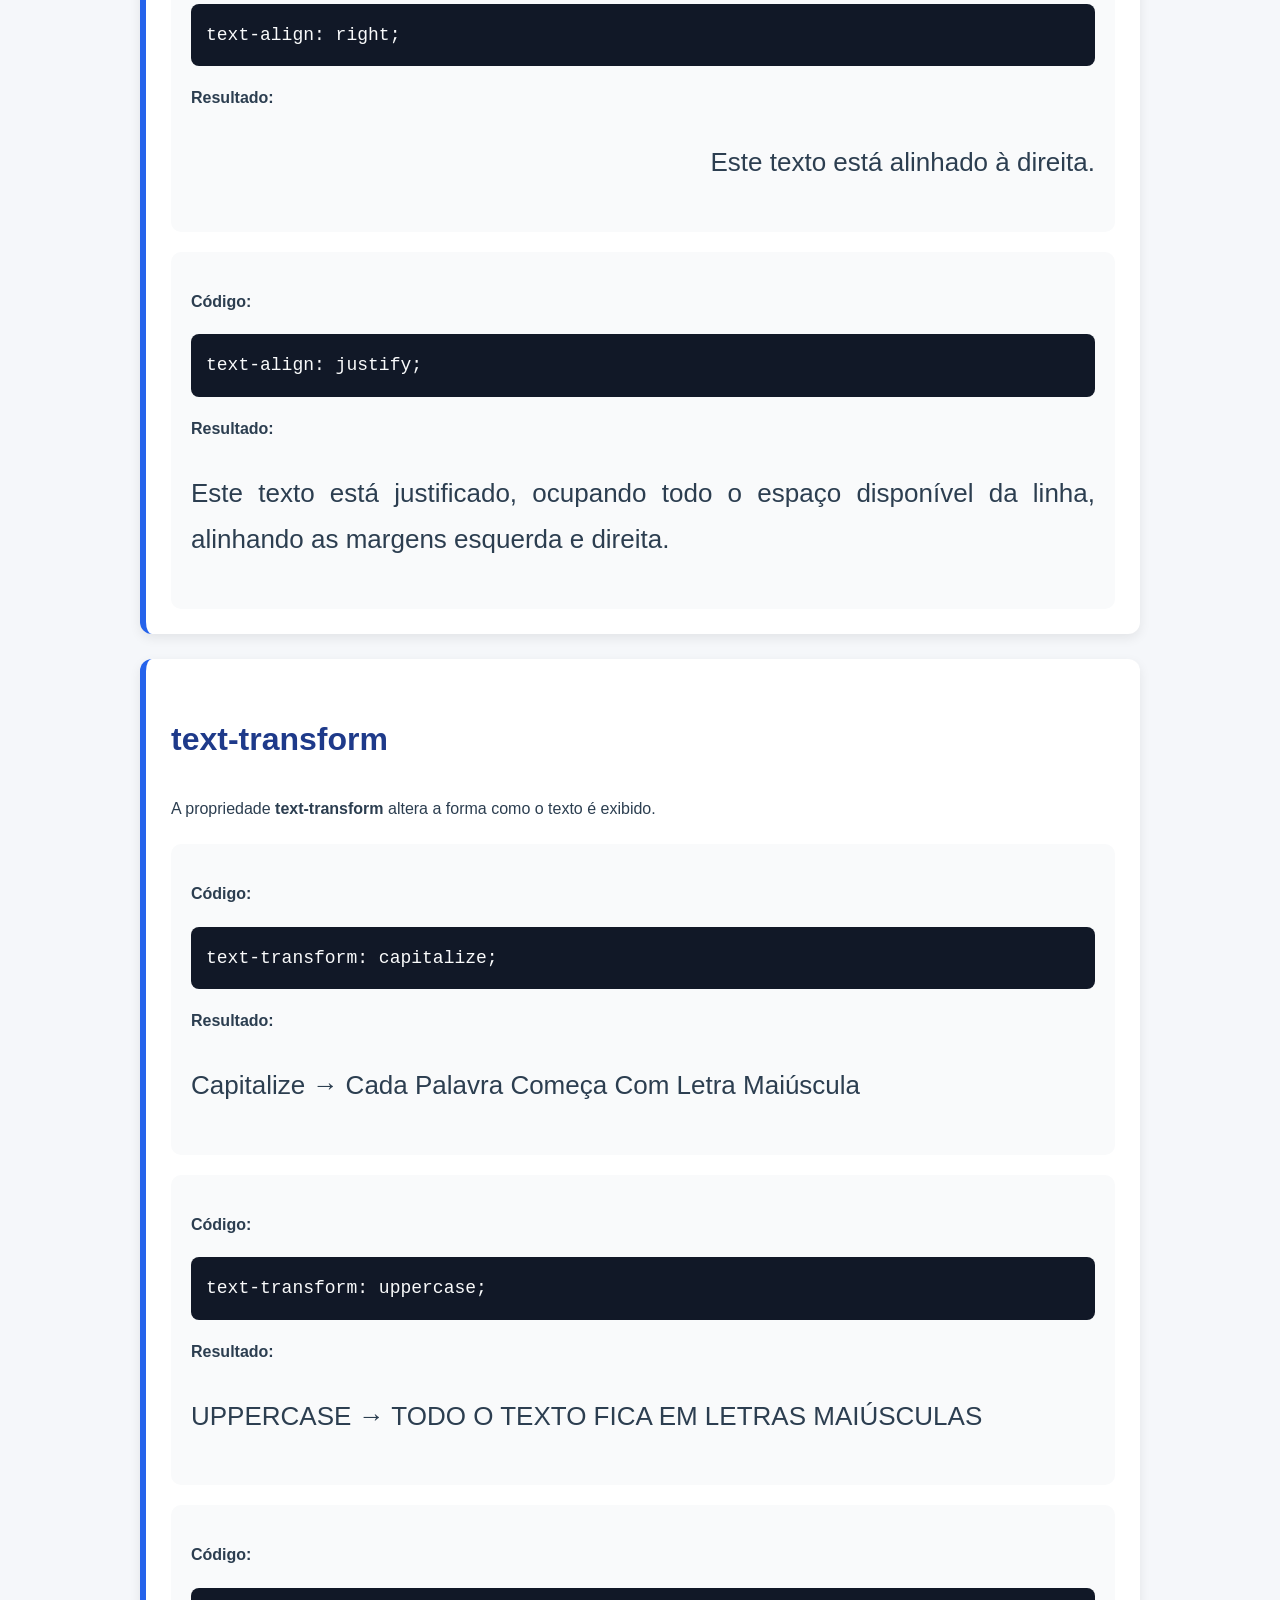
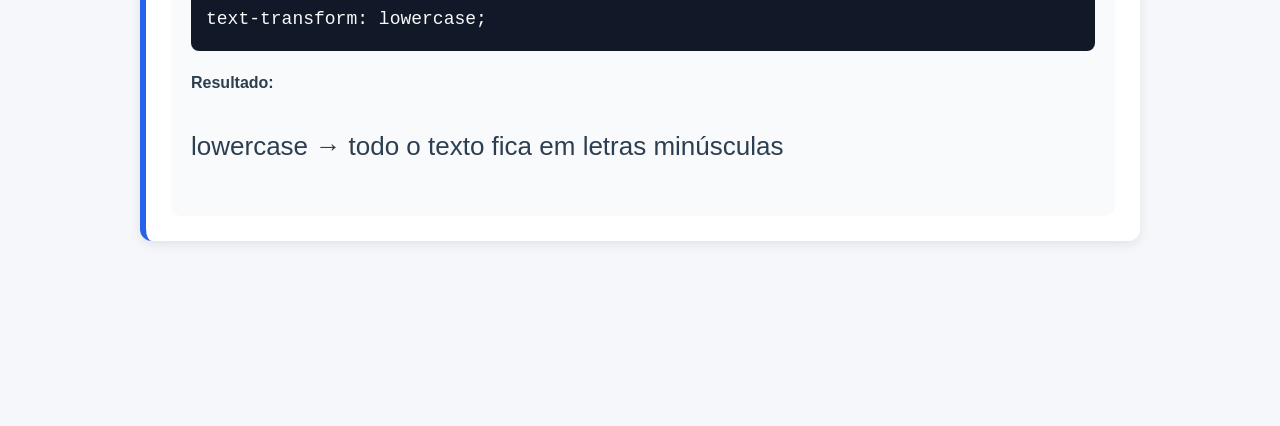
<file: FormatandoTexto.html>
<!DOCTYPE html>
<html lang="pt-BR">

<head>
    <meta charset="UTF-8">
    <meta name="viewport" content="width=device-width, initial-scale=1.0">
    <title>Formatando o Texto com Estilos</title>
    <link rel="stylesheet" href="formatacao-texto.css">
</head>

<body>

    <h1>Formatando o Texto com Estilos</h1>

    <main>

        <div class="bloco">
    <h2>font-family</h2>
    <p><strong>O que faz:</strong> escolhe a família da fonte do texto.</p>

    <div class="exemplo">
        <p><strong>Código:</strong></p>
        <pre><code>font-family: Arial;</code></pre>

        <p><strong>Resultado:</strong></p>
        <p class="fonte-arial">Exemplo usando a fonte Arial</p>
    </div>
</div>

<div class="bloco">
    <h2>font-style</h2>
    <p><strong>O que faz:</strong> altera o estilo da fonte.</p>

    <div class="exemplo">
        <pre><code>font-style: italic;</code></pre>

        <p><strong>Resultado:</strong></p>
        <p class="italico">Texto em itálico</p>
    </div>
</div>

<div class="bloco">
    <h2>font-weight</h2>
    <p><strong>O que faz:</strong> define a espessura do texto.</p>

    <div class="exemplo">
        <pre><code>font-weight: bold;</code></pre>

        <p><strong>Resultado:</strong></p>
        <p class="negrito">Texto em negrito</p>
    </div>
</div>

<div class="bloco">
    <h2>font-size</h2>
    <p><strong>O que faz:</strong> altera o tamanho da fonte.</p>

    <div class="exemplo">
        <pre><code>font-size: 12px;</code></pre>

        <p><strong>Resultado:</strong></p>
        <p class="tamanho">Texto com tamanho 12px</p>
    </div>
</div>

<div class="bloco">
    <h2>line-height</h2>
    <p><strong>O que faz:</strong> controla a altura entre as linhas.</p>

    <div class="exemplo">
        <pre><code>line-height: 1.6;</code></pre>

        <p><strong>Resultado:</strong></p>
        <p class="altura-linha">
            Exemplo com múltiplas linhas.<br>
            Observe o espaçamento entre elas.<br>
            Isso melhora a leitura.
        </p>
    </div>
</div>

<div class="bloco">
    <h2>color</h2>
    <p><strong>O que faz:</strong> altera a cor do texto.</p>

    <div class="exemplo">
        <pre><code>color: red;</code></pre>

        <p><strong>Resultado:</strong></p>
        <p class="cor-texto">Texto vermelho</p>
    </div>
</div>

<div class="bloco">
    <h2>background</h2>
    <p><strong>O que faz:</strong> altera a cor de fundo.</p>

    <div class="exemplo">
        <pre><code>background: blue;</code></pre>

        <p><strong>Resultado:</strong></p>
        <p class="fundo">Texto com fundo azul</p>
    </div>
</div>

    <div class="bloco">
    <h2>text-align</h2>

    <p><strong>O que faz:</strong> define o alinhamento do texto dentro do elemento.</p>

    <div class="exemplo">
        <p><strong>Código:</strong></p>
        <pre><code>text-align: left;</code></pre>

        <p><strong>Resultado:</strong></p>
        <p class="esquerda">
            Este texto está alinhado à esquerda.
        </p>
    </div>

    <div class="exemplo">
        <p><strong>Código:</strong></p>
        <pre><code>text-align: center;</code></pre>

        <p><strong>Resultado:</strong></p>
        <p class="centro">
            Este texto está centralizado.
        </p>
    </div>

    <div class="exemplo">
        <p><strong>Código:</strong></p>
        <pre><code>text-align: right;</code></pre>

        <p><strong>Resultado:</strong></p>
        <p class="direita">
            Este texto está alinhado à direita.
        </p>
    </div>

    <div class="exemplo">
        <p><strong>Código:</strong></p>
        <pre><code>text-align: justify;</code></pre>

        <p><strong>Resultado:</strong></p>
        <p class="justificado">
            Este texto está justificado, ocupando todo o espaço disponível da linha, 
            alinhando as margens esquerda e direita.
        </p>
    </div>
</div>

       <div class="bloco">
    <h2>text-transform</h2>

    <p>
        A propriedade <strong>text-transform</strong> altera a forma como o texto é exibido.
    </p>

    <div class="exemplo">
        <p><strong>Código:</strong></p>
        <pre><code>text-transform: capitalize;</code></pre>

        <p><strong>Resultado:</strong></p>
        <p class="capitalize">
            capitalize → cada palavra começa com letra maiúscula
        </p>
    </div>

    <div class="exemplo">
        <p><strong>Código:</strong></p>
        <pre><code>text-transform: uppercase;</code></pre>

        <p><strong>Resultado:</strong></p>
        <p class="uppercase">
            uppercase → todo o texto fica em letras maiúsculas
        </p>
    </div>

    <div class="exemplo">
        <p><strong>Código:</strong></p>
        <pre><code>text-transform: lowercase;</code></pre>

        <p><strong>Resultado:</strong></p>
        <p class="lowercase">
            LOWERCASE → todo o texto fica em letras minúsculas
        </p>
    </div>
</div>
    </main>

    <footer>
        <div class="menu-fixo">
            <a href="Introdução a CSS.html">HOME</a>
            <a href="Seletores CSS.html">VOLTAR</a>
            <a href="box-model.html">PRÓXIMO</a>
        </div>
    </footer>

</body>

</html>
</file>
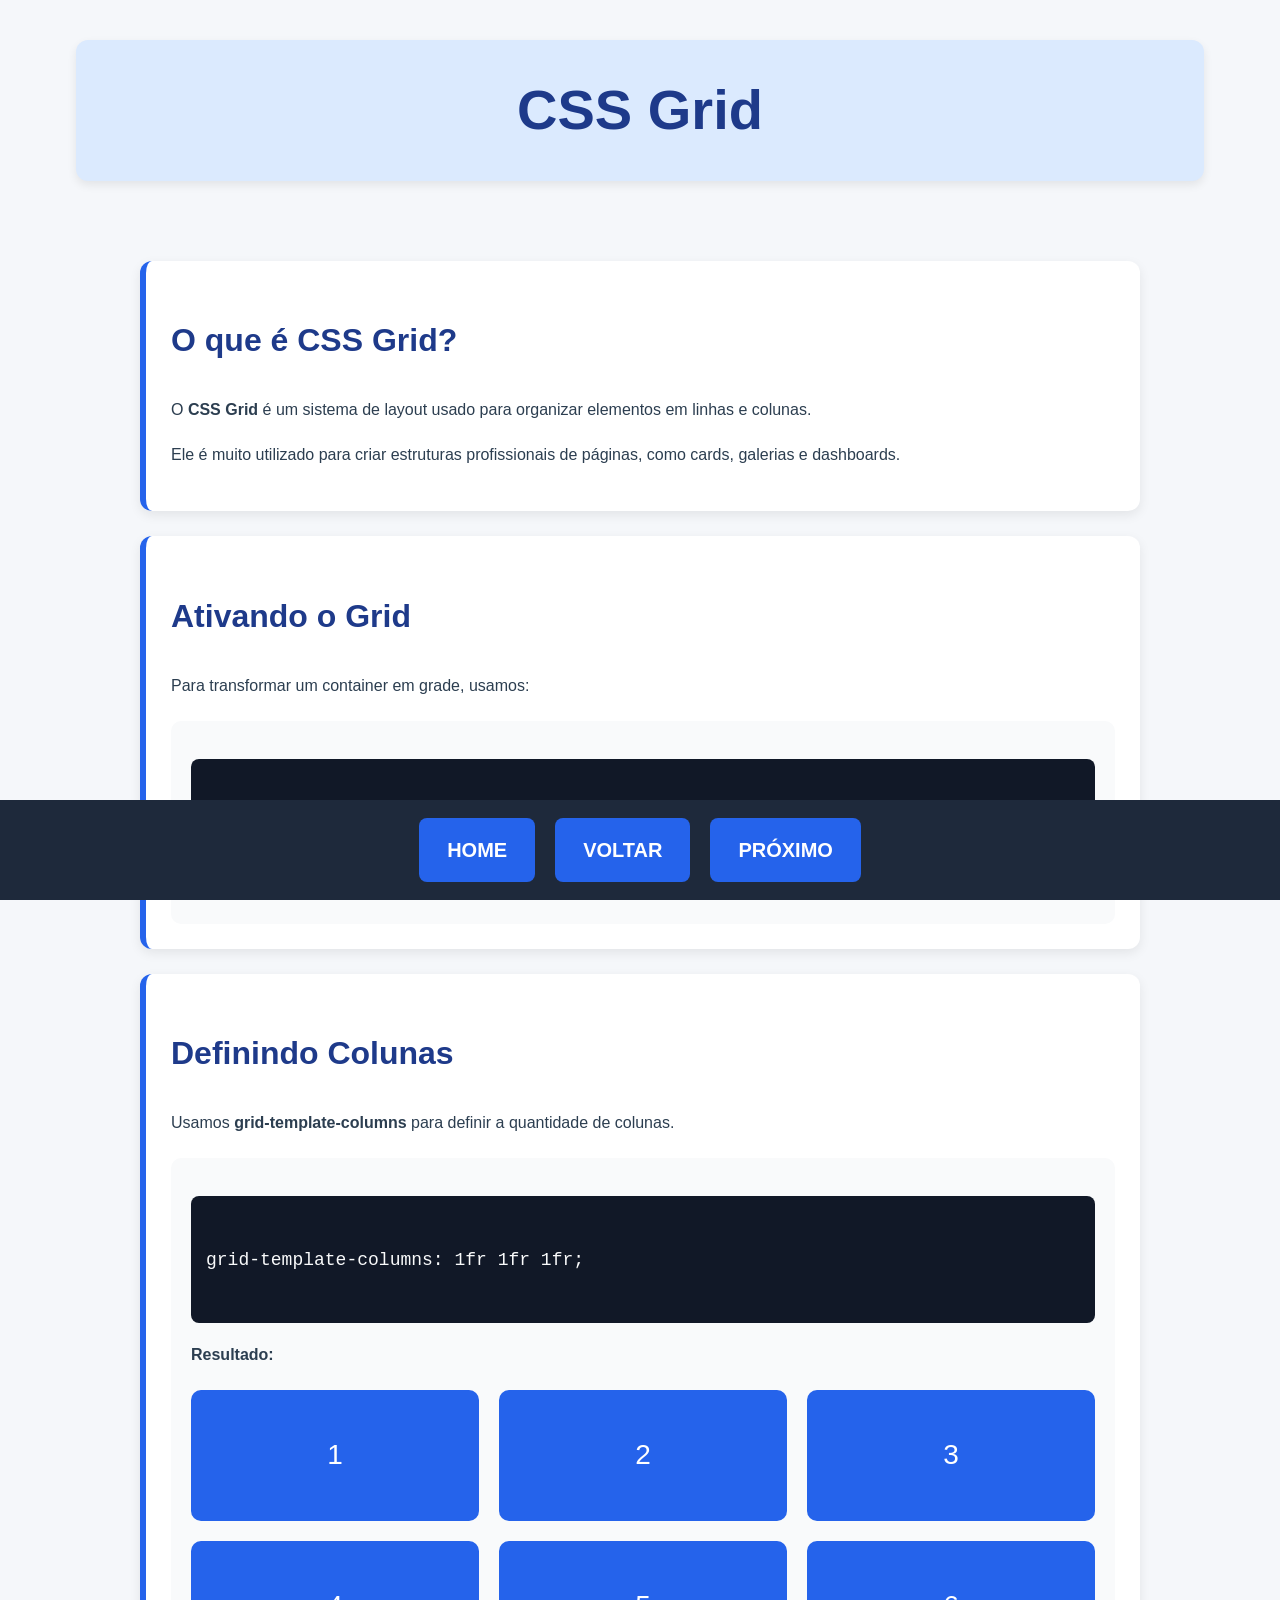
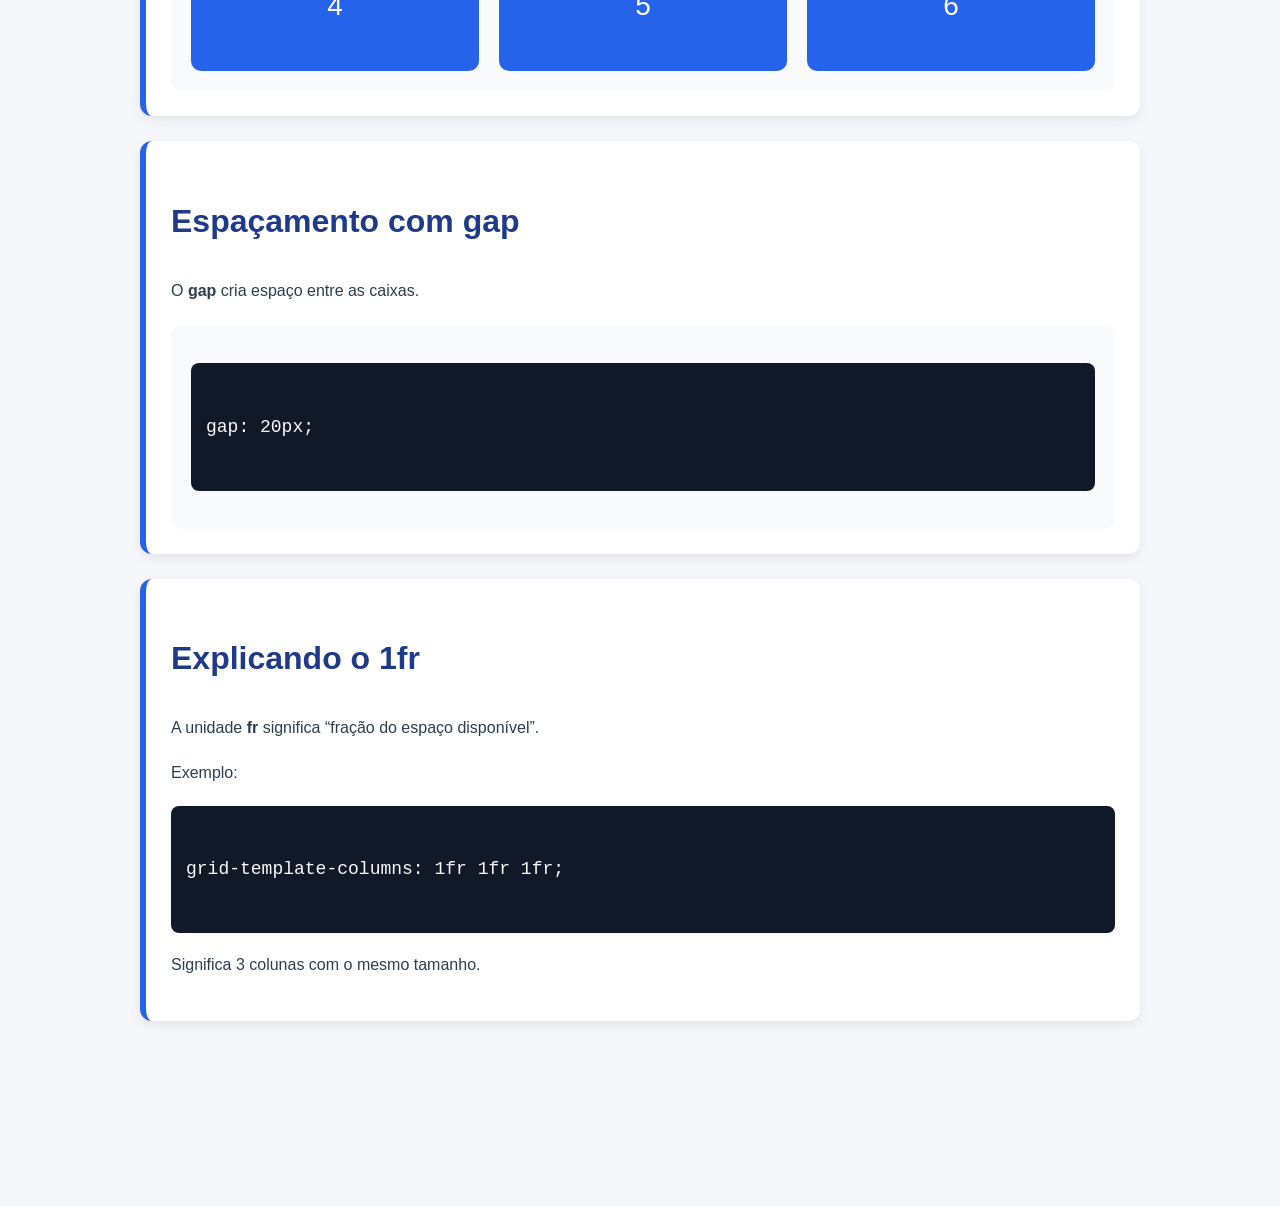
<file: grid.html>
<!DOCTYPE html>
<html lang="pt-BR">

<head>
    <meta charset="UTF-8">
    <meta name="viewport" content="width=device-width, initial-scale=1.0">
    <title>CSS Grid</title>
    <link rel="stylesheet" href="grid.css">
</head>

<body>

    <h1>CSS Grid</h1>

    <main>

        <div class="bloco">
            <h2>O que é CSS Grid?</h2>
            <p>
                O <strong>CSS Grid</strong> é um sistema de layout usado para organizar
                elementos em linhas e colunas.
            </p>

            <p>
                Ele é muito utilizado para criar estruturas profissionais de páginas,
                como cards, galerias e dashboards.
            </p>
        </div>

        <div class="bloco">
            <h2>Ativando o Grid</h2>

            <p>
                Para transformar um container em grade, usamos:
            </p>

            <div class="exemplo">
                <pre><code>
display: grid;
                </code></pre>
            </div>
        </div>

        <div class="bloco">
            <h2>Definindo Colunas</h2>

            <p>
                Usamos <strong>grid-template-columns</strong>
                para definir a quantidade de colunas.
            </p>

            <div class="exemplo">
                <pre><code>
grid-template-columns: 1fr 1fr 1fr;
                </code></pre>

                <p><strong>Resultado:</strong></p>

                <div class="grid-container">
                    <div class="item">1</div>
                    <div class="item">2</div>
                    <div class="item">3</div>
                    <div class="item">4</div>
                    <div class="item">5</div>
                    <div class="item">6</div>
                </div>
            </div>
        </div>

        <div class="bloco">
            <h2>Espaçamento com gap</h2>

            <p>
                O <strong>gap</strong> cria espaço entre as caixas.
            </p>

            <div class="exemplo">
                <pre><code>
gap: 20px;
                </code></pre>
            </div>
        </div>

        <div class="bloco">
            <h2>Explicando o 1fr</h2>

            <p>
                A unidade <strong>fr</strong> significa “fração do espaço disponível”.
            </p>

            <p>
                Exemplo:
            </p>

            <pre><code>
grid-template-columns: 1fr 1fr 1fr;
            </code></pre>

            <p>
                Significa 3 colunas com o mesmo tamanho.
            </p>
        </div>

    </main>

    <footer>
        <div class="menu-fixo">
            <a href="Introdução a CSS.html">HOME</a>
            <a href="responsividade.html">VOLTAR</a>
            <a href="projeto-final.html">PRÓXIMO</a>
        </div>
    </footer>

</body>

</html>
</file>
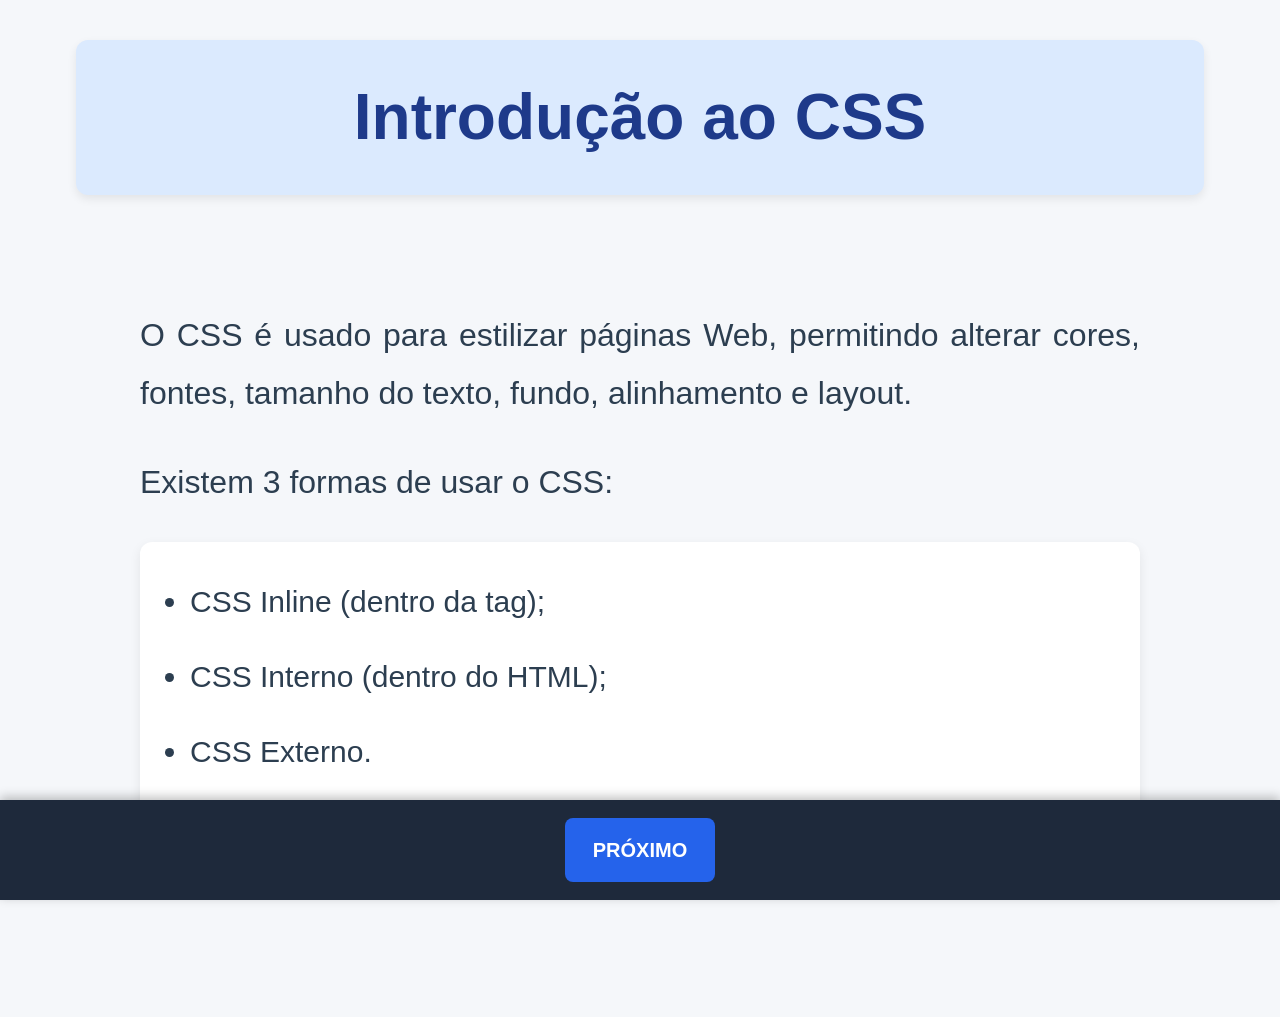
<file: Introdução a CSS.html>
<!DOCTYPE html>
<html lang="pt-BR">

<head>
    <meta charset="UTF-8">
    <meta name="viewport" content="width=device-width, initial-scale=1.0">
    <title>Introdução ao CSS</title>

    <style>
        body {
            background-color: #f5f7fa;
            margin: 0;
            font-family: Arial, Helvetica, sans-serif;
            color: #2c3e50;
            line-height: 1.8;
            padding-bottom: 120px;
        }

        h1 {
            color: #1e3a8a;
            text-align: center;
            font-size: 64px;
            font-weight: bold;
            margin: 40px auto;
            width: 85%;
            padding: 20px;
            background-color: #dbeafe;
            border-radius: 12px;
            box-shadow: 0 4px 10px rgba(0, 0, 0, 0.08);
        }

        main {
            max-width: 1000px;
            margin: 0 auto;
            padding: 40px;
        }
        p {
            color: #2c3e50;
            font-size: 32px;
            text-align: justify;
            margin-bottom: 25px;
        }
        ul {
            font-size: 30px;
            line-height: 2;
            background-color: white;
            padding: 30px 50px;
            border-radius: 12px;
            box-shadow: 0 4px 12px rgba(0, 0, 0, 0.08);
        }
        li {
            margin-bottom: 15px;
        }

        /* Menu fixo profissional */
        .menu-fixo {
            position: fixed;
            bottom: 0;
            left: 0;
            width: 100%;
            background-color: #1e293b;
            display: flex;
            justify-content: center;
            gap: 20px;
            padding: 18px 0;
            box-shadow: 0 -3px 10px rgba(0, 0, 0, 0.25);
            z-index: 1000;
        }

        .menu-fixo a {
            color: white;
            text-decoration: none;
            font-weight: bold;
            font-size: 20px;
            padding: 14px 28px;
            background-color: #2563eb;
            border-radius: 8px;
            transition: 0.3s;
        }

        .menu-fixo a:hover {
            background-color: #1d4ed8;
            transform: scale(1.05);
        }

        @media (max-width: 600px) {
            h1 {
                font-size: 42px;
            }
            p {
                font-size: 22px;
            }
            ul {
                font-size: 22px;
            }
            .menu-fixo a {
                font-size: 16px;
                padding: 10px 16px;
            }
        }
    </style>

</head>

<body>

    <h1>Introdução ao CSS</h1>

    <main>
        <p>
            O CSS é usado para estilizar páginas Web, permitindo alterar cores, fontes,
            tamanho do texto, fundo, alinhamento e layout.
        </p>

        <p>Existem 3 formas de usar o CSS:</p>

        <ul>
            <li>CSS Inline (dentro da tag);</li>
            <li>CSS Interno (dentro do HTML);</li>
            <li>CSS Externo.</li>
        </ul>
    </main>

    <footer>
        <div class="menu-fixo">
            <a href="ExemplodeHTMLcomCSS.html">PRÓXIMO</a>
        </div>
    </footer>

</body>

</html>
</file>
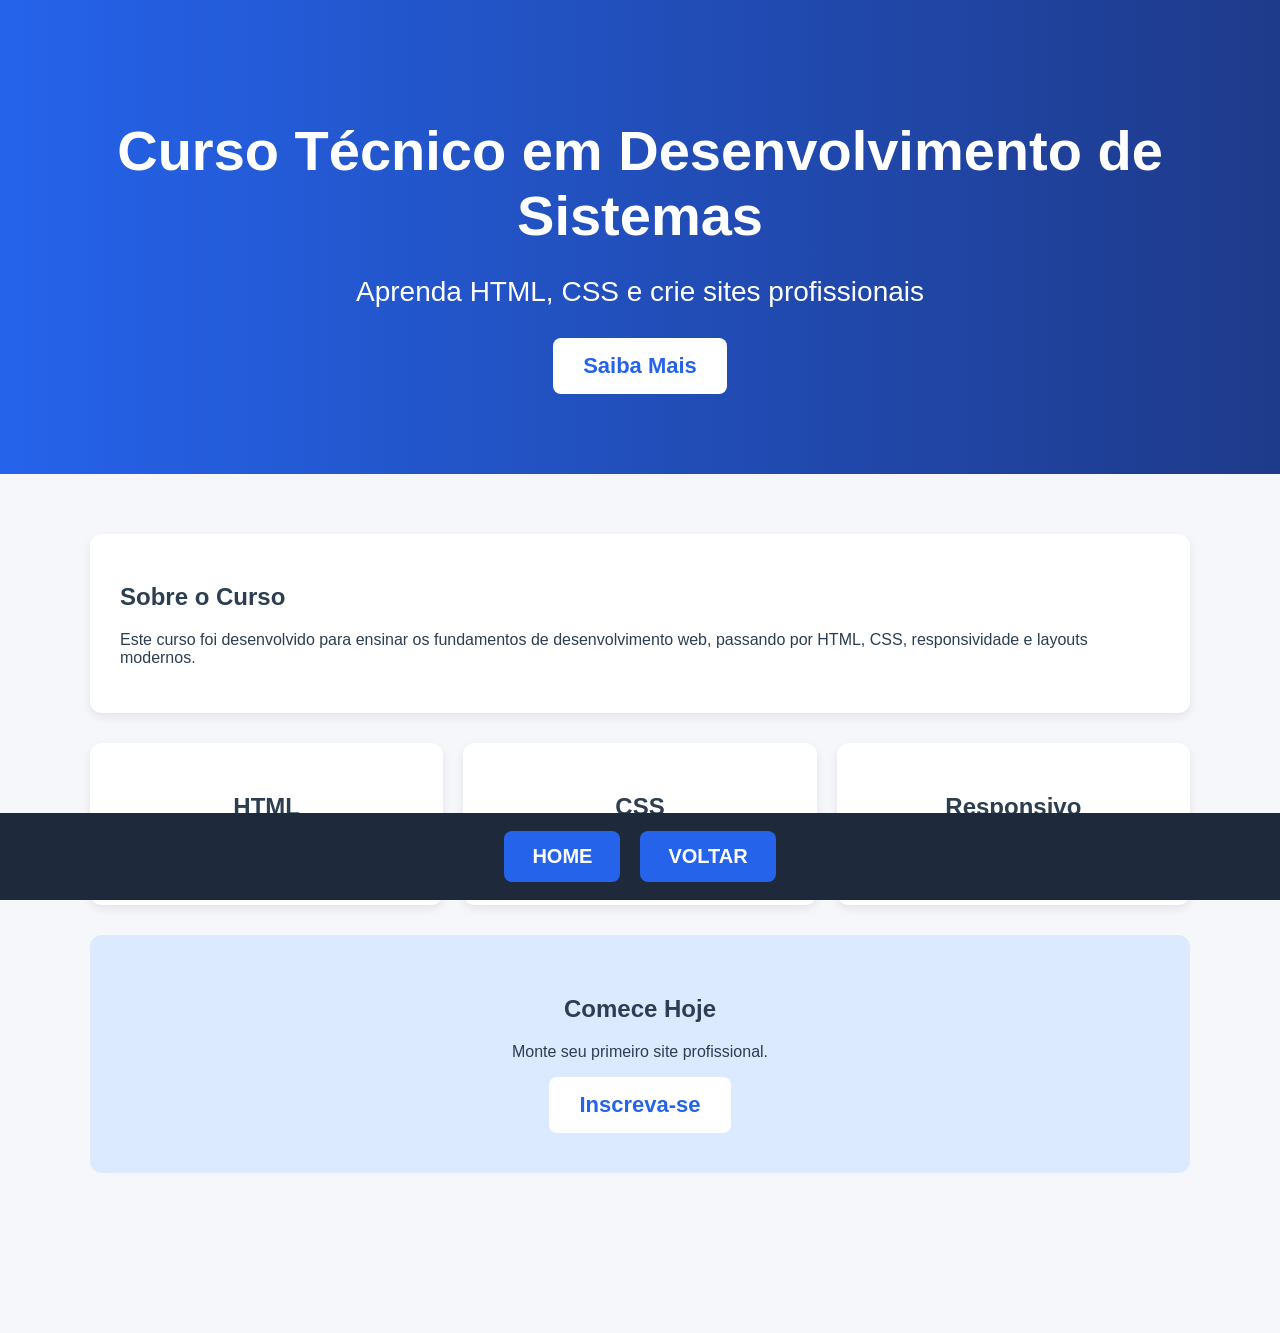
<file: projeto-final.html>
<!DOCTYPE html>
<html lang="pt-BR">

<head>
    <meta charset="UTF-8">
    <meta name="viewport" content="width=device-width, initial-scale=1.0">
    <title>Projeto Final - Landing Page</title>
    <link rel="stylesheet" href="projeto-final.css">
</head>

<body>

    <header>
        <h1>Curso Técnico em Desenvolvimento de Sistemas</h1>
        <p>Aprenda HTML, CSS e crie sites profissionais</p>
        <a href="#curso" class="botao">Saiba Mais</a>
    </header>

    <main>

        <section id="curso" class="bloco">
            <h2>Sobre o Curso</h2>
            <p>
                Este curso foi desenvolvido para ensinar os fundamentos de
                desenvolvimento web, passando por HTML, CSS, responsividade
                e layouts modernos.
            </p>
        </section>

        <section class="cards">
            <div class="card">
                <h2>HTML</h2>
                <p>Estrutura das páginas web</p>
            </div>

            <div class="card">
                <h2>CSS</h2>
                <p>Estilização profissional</p>
            </div>

            <div class="card">
                <h2>Responsivo</h2>
                <p>Layouts para celular</p>
            </div>
        </section>

        <section class="cta">
            <h2>Comece Hoje</h2>
            <p>Monte seu primeiro site profissional.</p>
            <a href="#" class="botao">Inscreva-se</a>
        </section>

    </main>

    <footer>
        <div class="menu-fixo">
            <a href="Introdução a CSS.html">HOME</a>
            <a href="grid.html">VOLTAR</a>
        </div>
    </footer>

</body>

</html>
</file>
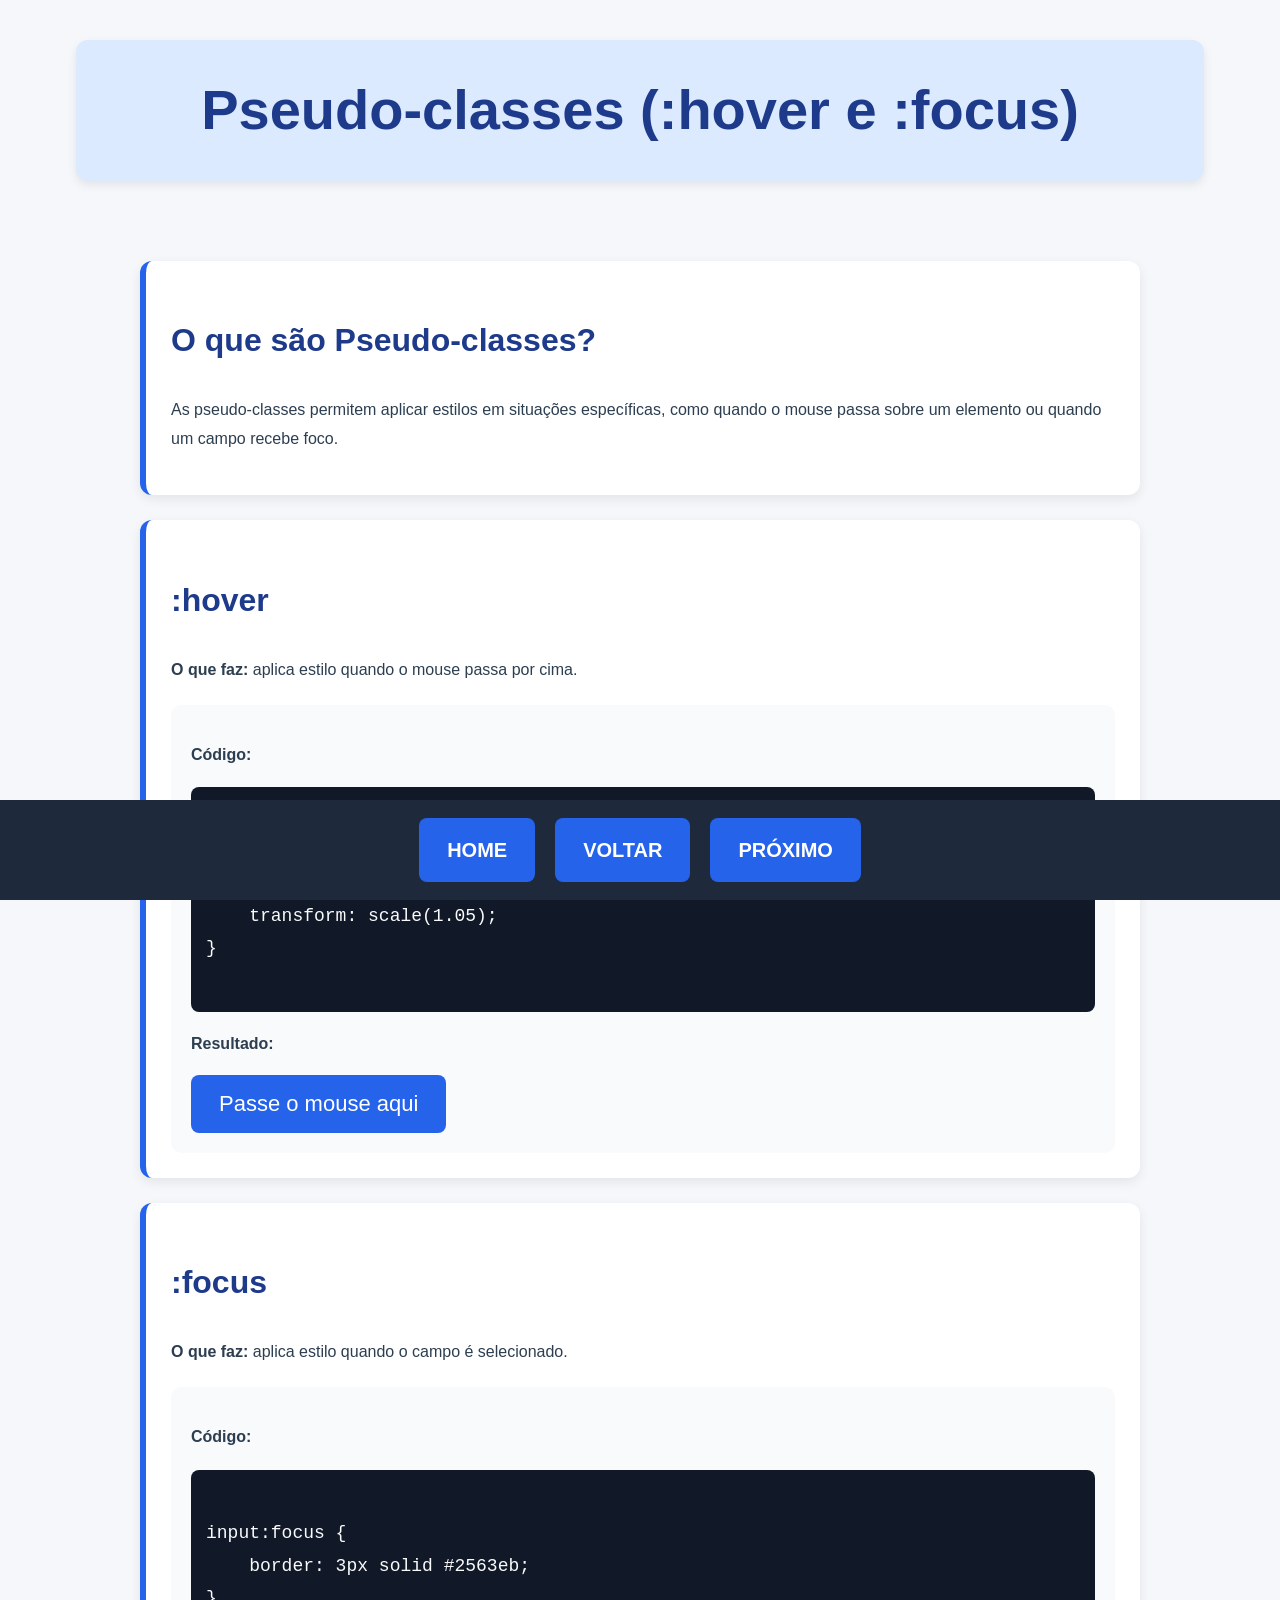
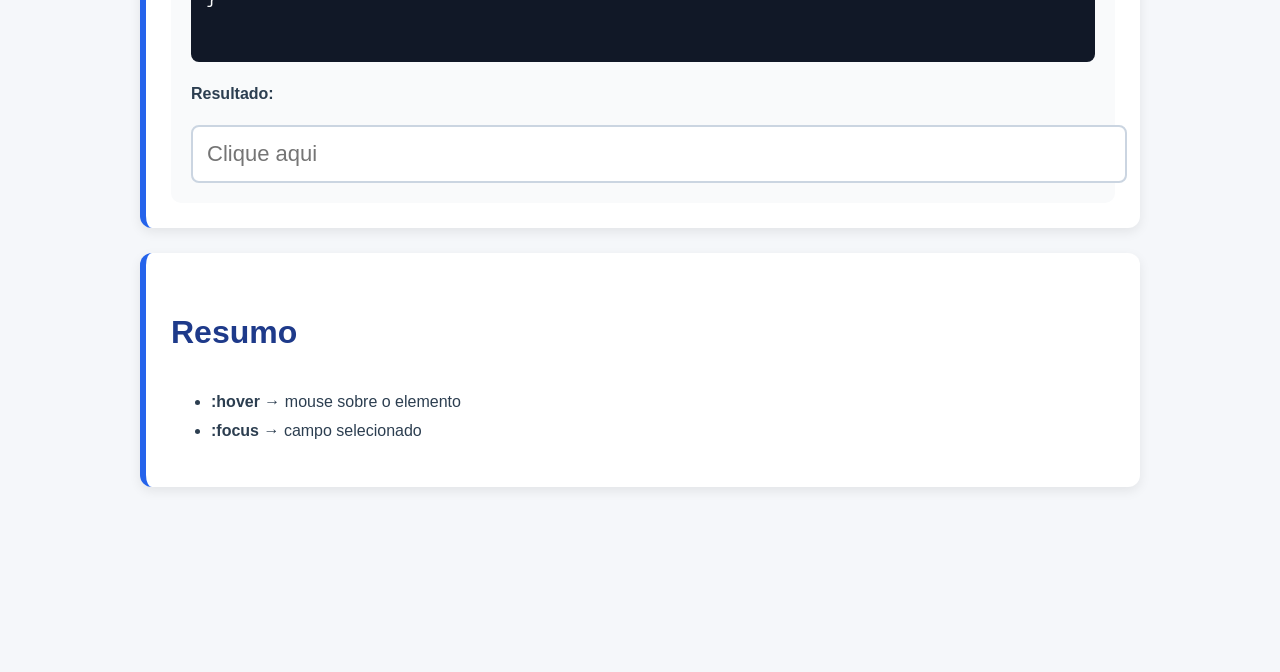
<file: pseudoclasses.html>
<!DOCTYPE html>
<html lang="pt-BR">

<head>
    <meta charset="UTF-8">
    <meta name="viewport" content="width=device-width, initial-scale=1.0">
    <title>Pseudo-classes</title>
    <link rel="stylesheet" href="pseudoclasses.css">
</head>

<body>

    <h1>Pseudo-classes (:hover e :focus)</h1>

    <main>

        <div class="bloco">
            <h2>O que são Pseudo-classes?</h2>
            <p>
                As pseudo-classes permitem aplicar estilos em situações específicas,
                como quando o mouse passa sobre um elemento ou quando um campo recebe foco.
            </p>
        </div>

        <div class="bloco">
            <h2>:hover</h2>
            <p><strong>O que faz:</strong> aplica estilo quando o mouse passa por cima.</p>

            <div class="exemplo">
                <p><strong>Código:</strong></p>
                <pre><code>
.botao:hover {
    background-color: #1d4ed8;
    transform: scale(1.05);
}
                </code></pre>

                <p><strong>Resultado:</strong></p>
                <button class="botao">Passe o mouse aqui</button>
            </div>
        </div>

        <div class="bloco">
            <h2>:focus</h2>
            <p><strong>O que faz:</strong> aplica estilo quando o campo é selecionado.</p>

            <div class="exemplo">
                <p><strong>Código:</strong></p>
                <pre><code>
input:focus {
    border: 3px solid #2563eb;
}
                </code></pre>

                <p><strong>Resultado:</strong></p>
                <input type="text" class="campo" placeholder="Clique aqui">
            </div>
        </div>

        <div class="bloco">
            <h2>Resumo</h2>
            <ul>
                <li><strong>:hover</strong> → mouse sobre o elemento</li>
                <li><strong>:focus</strong> → campo selecionado</li>
            </ul>
        </div>

    </main>

    <footer>
        <div class="menu-fixo">
            <a href="Introdução a CSS.html">HOME</a>
            <a href="cores-gradientes-fundo.html">VOLTAR</a>
            <a href="responsividade.html">PRÓXIMO</a>
        </div>
    </footer>

</body>

</html>
</file>
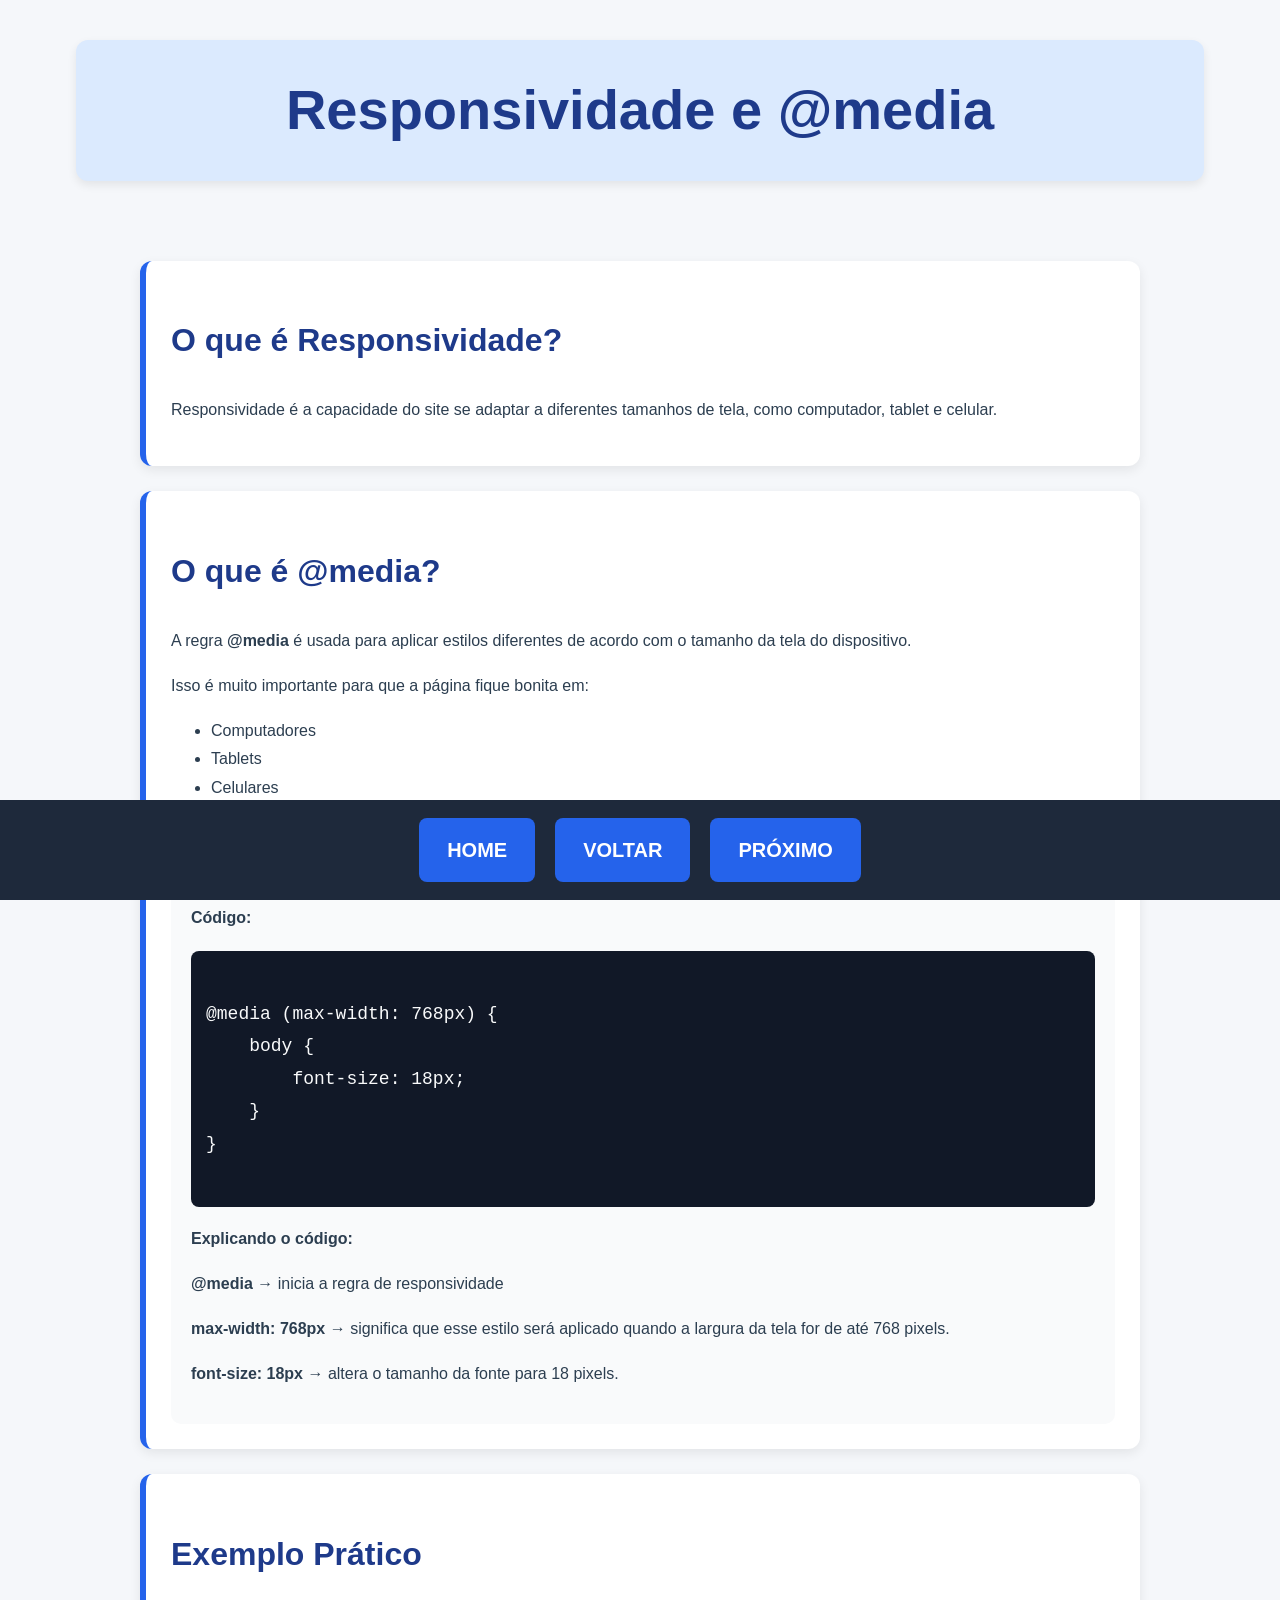
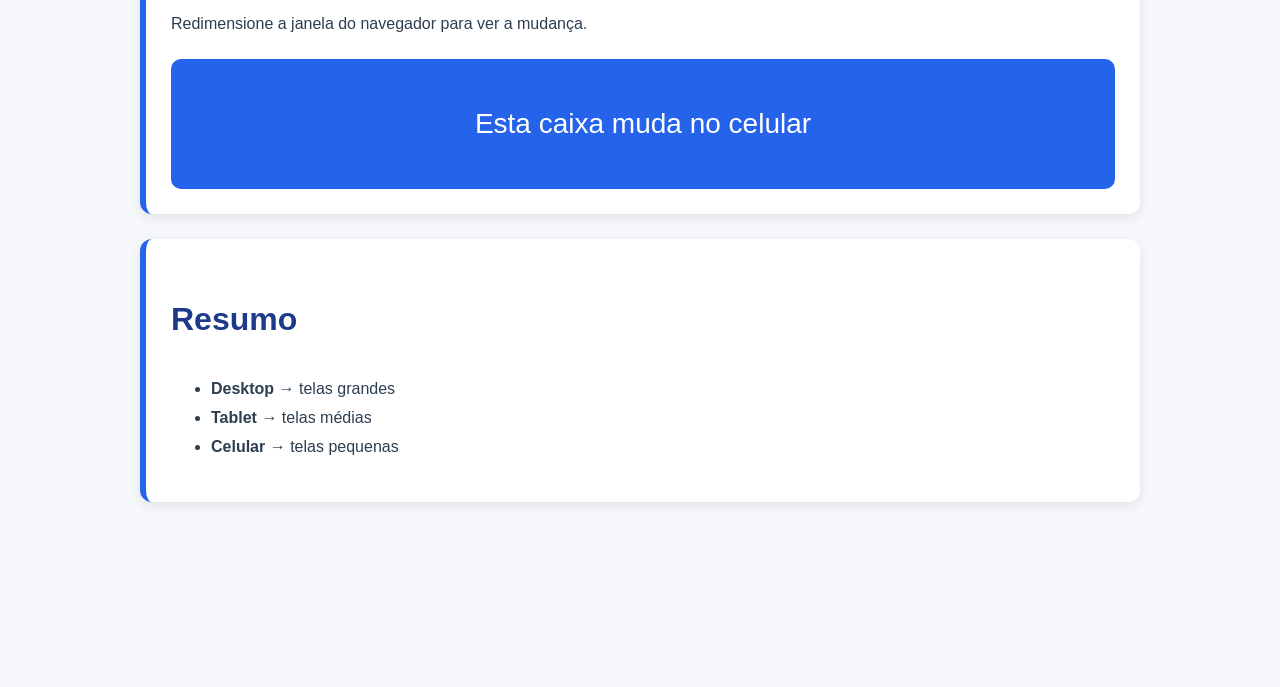
<file: responsividade.html>
<!DOCTYPE html>
<html lang="pt-BR">

<head>
    <meta charset="UTF-8">
    <meta name="viewport" content="width=device-width, initial-scale=1.0">
    <title>Responsividade e @media</title>
    <link rel="stylesheet" href="responsividade.css">
</head>

<body>

    <h1>Responsividade e @media</h1>

    <main>

        <div class="bloco">
            <h2>O que é Responsividade?</h2>
            <p>
                Responsividade é a capacidade do site se adaptar a diferentes tamanhos de tela,
                como computador, tablet e celular.
            </p>
        </div>

        <div class="bloco">
    <h2>O que é @media?</h2>

    <p>
        A regra <strong>@media</strong> é usada para aplicar estilos diferentes
        de acordo com o tamanho da tela do dispositivo.
    </p>

    <p>
        Isso é muito importante para que a página fique bonita em:
    </p>

    <ul>
        <li>Computadores</li>
        <li>Tablets</li>
        <li>Celulares</li>
    </ul>

    <p>
        Em outras palavras, o CSS muda automaticamente quando a tela diminui ou aumenta.
    </p>

    <div class="exemplo">
        <p><strong>Código:</strong></p>

        <pre><code>
@media (max-width: 768px) {
    body {
        font-size: 18px;
    }
}
        </code></pre>

        <p><strong>Explicando o código:</strong></p>

        <p>
            <strong>@media</strong> → inicia a regra de responsividade
        </p>

        <p>
            <strong>max-width: 768px</strong> → significa que esse estilo será aplicado
            quando a largura da tela for de até 768 pixels.
        </p>

        <p>
            <strong>font-size: 18px</strong> → altera o tamanho da fonte para 18 pixels.
        </p>
    </div>
</div>
        </div>

        <div class="bloco">
            <h2>Exemplo Prático</h2>
            <p>
                Redimensione a janela do navegador para ver a mudança.
            </p>

            <div class="caixa-responsiva">
                Esta caixa muda no celular
            </div>
        </div>

        <div class="bloco">
            <h2>Resumo</h2>
            <ul>
                <li><strong>Desktop</strong> → telas grandes</li>
                <li><strong>Tablet</strong> → telas médias</li>
                <li><strong>Celular</strong> → telas pequenas</li>
            </ul>
        </div>

    </main>

    <footer>
        <div class="menu-fixo">
            <a href="Introdução a CSS.html">HOME</a>
            <a href="pseudoclasses.html">VOLTAR</a>
            <a href="grid.html">PRÓXIMO</a>
        </div>
    </footer>

</body>

</html>
</file>
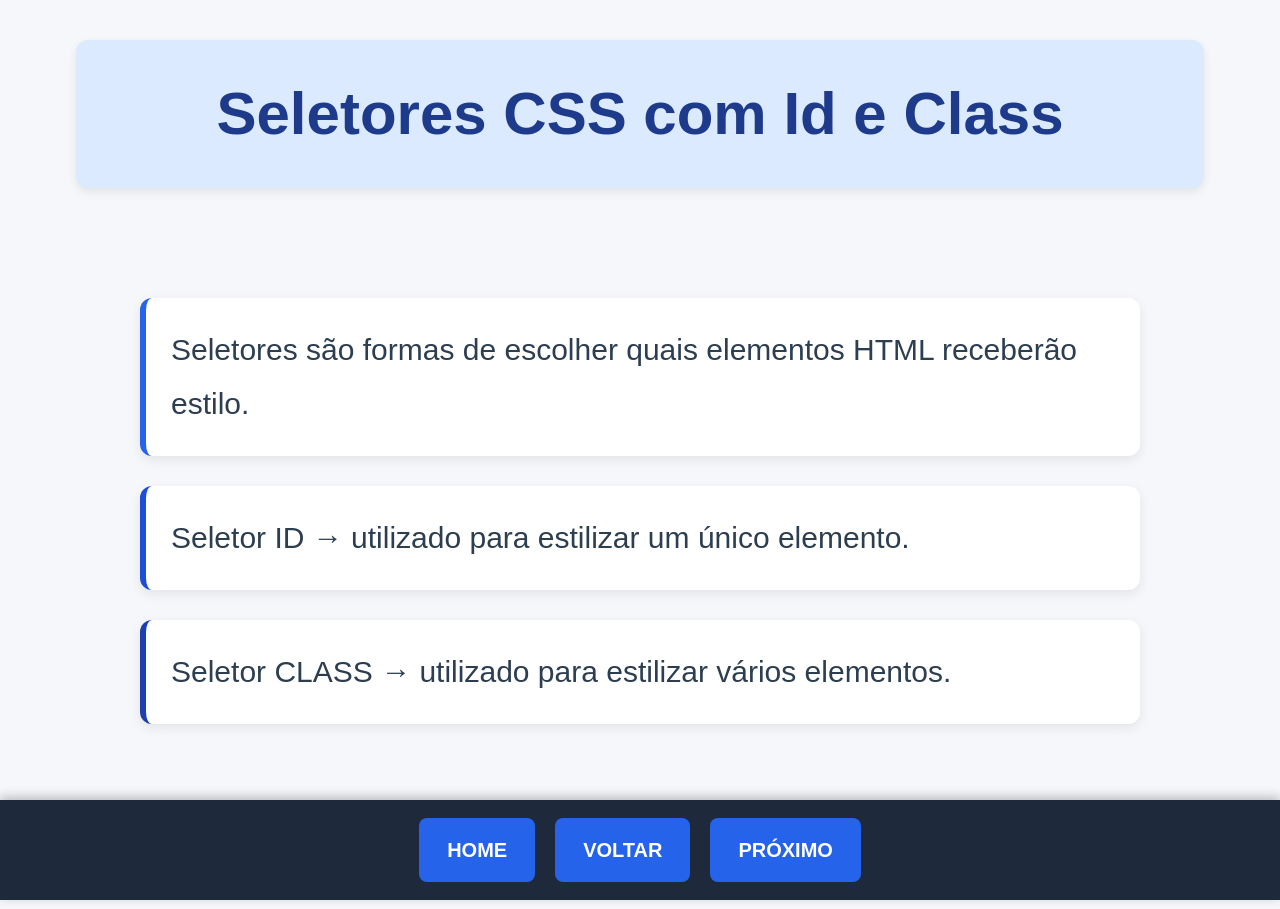
<file: Seletores CSS.html>
<!DOCTYPE html>
<html lang="pt-br">

<head>
    <meta charset="UTF-8">
    <meta name="viewport" content="width=device-width, initial-scale=1.0">
    <title>Seletores CSS com id e class</title>
    <link rel="stylesheet" href="styleidclass.css">
</head>

<body>
    <h1 id="titulo">Seletores CSS com Id e Class</h1>

    <main>
        <p class="noticia1">
            Seletores são formas de escolher quais elementos HTML receberão estilo.
        </p>

        <p class="noticia2">
            Seletor ID → utilizado para estilizar um único elemento.
        </p>

        <p class="noticia3">
            Seletor CLASS → utilizado para estilizar vários elementos.
        </p>
    </main>

    <footer>
        <div class="menu-fixo">
            <a href="Introdução a CSS.html">HOME</a>
            <a href="CSSExterno.html">VOLTAR</a>
            <a href="FormatandoTexto.html">PRÓXIMO</a>
        </div>
    </footer>
</body>

</html>
</file>
<file: global.css>
body {
    font-family: Arial, Helvetica, sans-serif;
    background-color: #f5f7fa;
    margin: 0;
    padding: 40px;
}

h1 {
    text-align: center;
    color: #1e3a8a;
    font-size: 50px;
}

ul {
    max-width: 600px;
    margin: 40px auto;
    list-style: none;
    padding: 0;
}

li {
    margin: 15px 0;
}

a {
    display: block;
    text-decoration: none;
    background-color: #2563eb;
    color: white;
    padding: 15px;
    border-radius: 8px;
    text-align: center;
    font-size: 20px;
}

a:hover {
    background-color: #1d4ed8;
}
</file>
<file: box-model.css>
/* Corpo */
body {
    background-color: #f5f7fa;
    margin: 0;
    font-family: Arial, Helvetica, sans-serif;
    color: #2c3e50;
    line-height: 1.8;
    padding-bottom: 120px;
}

/* Título */
h1 {
    color: #1e3a8a;
    text-align: center;
    font-size: 60px;
    font-weight: bold;
    margin: 40px auto;
    width: 85%;
    padding: 20px;
    background-color: #dbeafe;
    border-radius: 12px;
    box-shadow: 0 4px 10px rgba(0,0,0,0.08);
}

/* Área principal */
main {
    max-width: 1000px;
    margin: 0 auto;
    padding: 40px;
}

/* Blocos */
.bloco {
    background-color: white;
    padding: 25px;
    margin-bottom: 25px;
    border-radius: 12px;
    box-shadow: 0 4px 12px rgba(0,0,0,0.08);
    border-left: 6px solid #2563eb;
}

h2 {
    color: #1e3a8a;
    font-size: 32px;
}

/* Exemplo */
.exemplo {
    margin-top: 20px;
    padding: 20px;
    background: #f9fafb;
    border-radius: 10px;
}

/* Código */
pre {
    background: #111827;
    color: #f9fafb;
    padding: 15px;
    border-radius: 8px;
    font-size: 18px;
    overflow-x: auto;
}

/* Caixa visual */
.caixa-exemplo {
    margin: 20px;
    padding: 30px;
    border: 3px solid blue;
    background-color: #dbeafe;
    font-size: 24px;
    text-align: center;
}

/* Menu fixo */
.menu-fixo {
    position: fixed;
    bottom: 0;
    left: 0;
    width: 100%;
    background-color: #1e293b;
    display: flex;
    justify-content: center;
    gap: 20px;
    padding: 18px 0;
    box-shadow: 0 -3px 10px rgba(0,0,0,0.25);
}

/* Botões */
.menu-fixo a {
    color: white;
    text-decoration: none;
    font-weight: bold;
    font-size: 20px;
    padding: 14px 28px;
    background-color: #2563eb;
    border-radius: 8px;
    transition: 0.3s;
}

.menu-fixo a:hover {
    background-color: #1d4ed8;
    transform: scale(1.05);
}
</file>
<file: cores-css.css>
/* Corpo */
body {
    background-color: #f5f7fa;
    margin: 0;
    font-family: Arial, Helvetica, sans-serif;
    color: #2c3e50;
    line-height: 1.8;
    padding-bottom: 120px;
}

/* Título */
h1 {
    color: #1e3a8a;
    text-align: center;
    font-size: 60px;
    font-weight: bold;
    margin: 40px auto;
    width: 85%;
    padding: 20px;
    background-color: #dbeafe;
    border-radius: 12px;
    box-shadow: 0 4px 10px rgba(0,0,0,0.08);
}

/* Área principal */
main {
    max-width: 1000px;
    margin: 0 auto;
    padding: 40px;
}

/* Blocos */
.bloco {
    background-color: white;
    padding: 25px;
    margin-bottom: 25px;
    border-radius: 12px;
    box-shadow: 0 4px 12px rgba(0,0,0,0.08);
    border-left: 6px solid #2563eb;
}

h2 {
    color: #1e3a8a;
    font-size: 32px;
}

/* Exemplo */
.exemplo {
    margin-top: 20px;
    padding: 20px;
    background: #f9fafb;
    border-radius: 10px;
}

/* Código */
pre {
    background: #111827;
    color: #f9fafb;
    padding: 15px;
    border-radius: 8px;
    font-size: 18px;
}

/* Exemplos visuais */
.texto-vermelho {
    color: red;
    font-size: 28px;
}

.fundo-azul {
    background-color: blue;
    color: white;
    padding: 15px;
    font-size: 28px;
}

.texto-rgb {
    color: rgb(255, 0, 0);
    font-size: 28px;
}

.texto-hex {
    color: #2563eb;
    font-size: 28px;
}

/* Menu */
.menu-fixo {
    position: fixed;
    bottom: 0;
    left: 0;
    width: 100%;
    background-color: #1e293b;
    display: flex;
    justify-content: center;
    gap: 20px;
    padding: 18px 0;
}

/* Botões */
.menu-fixo a {
    color: white;
    text-decoration: none;
    font-weight: bold;
    font-size: 20px;
    padding: 14px 28px;
    background-color: #2563eb;
    border-radius: 8px;
}
</file>
<file: cores-gradientes-fundo.css>
/* Corpo */
body {
    background-color: #f5f7fa;
    margin: 0;
    font-family: Arial, Helvetica, sans-serif;
    color: #2c3e50;
    line-height: 1.8;
    padding-bottom: 120px;
}

/* Título */
h1 {
    color: #1e3a8a;
    text-align: center;
    font-size: 56px;
    font-weight: bold;
    margin: 40px auto;
    width: 85%;
    padding: 20px;
    background-color: #dbeafe;
    border-radius: 12px;
    box-shadow: 0 4px 10px rgba(0,0,0,0.08);
}

/* Área principal */
main {
    max-width: 1000px;
    margin: 0 auto;
    padding: 40px;
}

/* Blocos */
.bloco {
    background-color: white;
    padding: 25px;
    margin-bottom: 25px;
    border-radius: 12px;
    box-shadow: 0 4px 12px rgba(0,0,0,0.08);
    border-left: 6px solid #2563eb;
}

h2 {
    color: #1e3a8a;
    font-size: 32px;
}

/* Exemplo */
.exemplo {
    margin-top: 20px;
    padding: 20px;
    background: #f9fafb;
    border-radius: 10px;
}

/* Código */
pre {
    background: #111827;
    color: #f9fafb;
    padding: 15px;
    border-radius: 8px;
    font-size: 18px;
    overflow-x: auto;
}

/* Exemplos visuais */

.gradiente {
    background: linear-gradient(to right, blue, purple);
    color: white;
    padding: 30px;
    font-size: 28px;
    text-align: center;
    border-radius: 8px;
}

.imagem-fundo {
    background-image: url("https://picsum.photos/800/200");
    background-size: cover;
    background-position: center;
    height: 200px;
    color: white;
    font-size: 28px;
    display: flex;
    justify-content: center;
    align-items: center;
    border-radius: 8px;
}

/* Menu */
.menu-fixo {
    position: fixed;
    bottom: 0;
    width: 100%;
    background-color: #1e293b;
    display: flex;
    justify-content: center;
    gap: 20px;
    padding: 18px 0;
}

.menu-fixo a {
    color: white;
    text-decoration: none;
    font-weight: bold;
    font-size: 20px;
    padding: 14px 28px;
    background-color: #2563eb;
    border-radius: 8px;
}
</file>
<file: style.css>
/* Configuração geral */
body {
    background-color: #f5f7fa;
    margin: 0;
    font-family: Arial, Helvetica, sans-serif;
    color: #2c3e50;
    line-height: 1.8;
    padding-bottom: 120px;
}

/* Título principal */
h1 {
    color: #1e3a8a;
    text-align: center;
    font-size: 64px;
    font-weight: bold;
    margin: 40px auto;
    width: 85%;
    padding: 20px;
    background-color: #dbeafe;
    border-radius: 12px;
    box-shadow: 0 4px 10px rgba(0, 0, 0, 0.08);
}

/* Área principal */
main {
    max-width: 1000px;
    margin: 0 auto;
    padding: 40px;
}

/* Subtítulo */
h2 {
    font-weight: bold;
    text-align: justify;
    font-family: Georgia, 'Times New Roman', Times, serif;
    font-size: 34px;
    background-color: white;
    padding: 25px;
    border-radius: 12px;
    box-shadow: 0 4px 12px rgba(0, 0, 0, 0.08);
}

/* Lista */
ul {
    font-weight: bold;
    font-size: 30px;
    line-height: 2;
    background-color: white;
    padding: 30px 50px;
    border-radius: 12px;
    margin-top: 30px;
    box-shadow: 0 4px 12px rgba(0, 0, 0, 0.08);
}

/* Parágrafo */
p {
    font-weight: bold;
    text-align: justify;
    font-family: Georgia, 'Times New Roman', Times, serif;
    font-size: 30px;
    margin-top: 30px;
    background-color: white;
    padding: 25px;
    border-radius: 12px;
    box-shadow: 0 4px 12px rgba(0, 0, 0, 0.08);
}

/* Menu fixo */
.menu-fixo {
    position: fixed;
    bottom: 0;
    left: 0;
    width: 100%;
    background-color: #1e293b;
    display: flex;
    justify-content: center;
    gap: 20px;
    padding: 18px 0;
    box-shadow: 0 -3px 10px rgba(0, 0, 0, 0.25);
    z-index: 1000;
}

/* Botões */
.menu-fixo a {
    color: white;
    text-decoration: none;
    font-weight: bold;
    font-size: 20px;
    padding: 14px 28px;
    background-color: #2563eb;
    border-radius: 8px;
    transition: 0.3s;
}

.menu-fixo a:hover {
    background-color: #1d4ed8;
    transform: scale(1.05);
}

/* Responsividade */
@media (max-width: 600px) {
    h1 {
        font-size: 42px;
    }

    h2,
    p,
    ul {
        font-size: 22px;
    }

    .menu-fixo a {
        font-size: 16px;
        padding: 10px 16px;
    }
}
</file>
<file: display-flexbox.css>
/* Corpo */
body {
    background-color: #f5f7fa;
    margin: 0;
    font-family: Arial, Helvetica, sans-serif;
    color: #2c3e50;
    line-height: 1.8;
    padding-bottom: 120px;
}

/* Título */
h1 {
    color: #1e3a8a;
    text-align: center;
    font-size: 60px;
    font-weight: bold;
    margin: 40px auto;
    width: 85%;
    padding: 20px;
    background-color: #dbeafe;
    border-radius: 12px;
    box-shadow: 0 4px 10px rgba(0,0,0,0.08);
}

/* Área principal */
main {
    max-width: 1000px;
    margin: 0 auto;
    padding: 40px;
}

/* Blocos */
.bloco {
    background-color: white;
    padding: 25px;
    margin-bottom: 25px;
    border-radius: 12px;
    box-shadow: 0 4px 12px rgba(0,0,0,0.08);
    border-left: 6px solid #2563eb;
}

h2 {
    color: #1e3a8a;
    font-size: 32px;
}

/* Exemplo */
.exemplo {
    margin-top: 20px;
    padding: 20px;
    background: #f9fafb;
    border-radius: 10px;
}

/* Código */
pre {
    background: #111827;
    color: #f9fafb;
    padding: 15px;
    border-radius: 8px;
    font-size: 18px;
    overflow-x: auto;
}

/* Display */
.box {
    background: #2563eb;
    color: white;
    padding: 15px;
    margin: 10px 0;
    border-radius: 8px;
    font-size: 24px;
}

.block {
    display: block;
}

.inline {
    display: inline;
}

/* Flexbox */
.container-flex {
    display: flex;
    justify-content: center;
    gap: 20px;
    margin-top: 20px;
}

.caixa {
    width: 80px;
    height: 80px;
    background: #2563eb;
    color: white;
    font-size: 28px;
    display: flex;
    justify-content: center;
    align-items: center;
    border-radius: 10px;
}

/* Menu */
.menu-fixo {
    position: fixed;
    bottom: 0;
    left: 0;
    width: 100%;
    background-color: #1e293b;
    display: flex;
    justify-content: center;
    gap: 20px;
    padding: 18px 0;
}

.menu-fixo a {
    color: white;
    text-decoration: none;
    font-weight: bold;
    font-size: 20px;
    padding: 14px 28px;
    background-color: #2563eb;
    border-radius: 8px;
}
</file>
<file: formatacao-texto.css>
/* Corpo */
body {
    background-color: #f5f7fa;
    margin: 0;
    font-family: Arial, Helvetica, sans-serif;
    color: #2c3e50;
    line-height: 1.8;
    padding-bottom: 120px;
}

/* Título */
h1 {
    color: #1e3a8a;
    text-align: center;
    font-size: 60px;
    font-weight: bold;
    margin: 40px auto;
    width: 85%;
    padding: 20px;
    background-color: #dbeafe;
    border-radius: 12px;
    box-shadow: 0 4px 10px rgba(0,0,0,0.08);
}

/* Área principal */
main {
    max-width: 1000px;
    margin: 0 auto;
    padding: 40px;
}

/* Blocos */
.bloco {
    background-color: white;
    padding: 25px;
    margin-bottom: 25px;
    border-radius: 12px;
    box-shadow: 0 4px 12px rgba(0,0,0,0.08);
    border-left: 6px solid #2563eb;
}

h2 {
    color: #1e3a8a;
    font-size: 32px;
}

/* Bloco de exemplos */
.exemplo {
    margin-top: 20px;
    padding: 20px;
    background: #f9fafb;
    border-radius: 10px;
}

/* Código */
pre {
    background: #111827;
    color: #f9fafb;
    padding: 15px;
    border-radius: 8px;
    font-size: 18px;
    overflow-x: auto;
}

/* Exemplos de fonte */
.fonte-arial {
    font-family: Arial;
    font-size: 26px;
}

.italico {
    font-style: italic;
    font-size: 26px;
}

.negrito {
    font-weight: bold;
    font-size: 26px;
}

.tamanho {
    font-size: 12px;
}

.altura-linha {
    line-height: 1.6;
    font-size: 26px;
}

.cor-texto {
    color: red;
    font-size: 26px;
}

.fundo {
    background: blue;
    color: white;
    padding: 15px;
    font-size: 26px;
}

/* Alinhamento */
.esquerda {
    text-align: left;
    font-size: 26px;
}

.centro {
    text-align: center;
    font-size: 26px;
}

.direita {
    text-align: right;
    font-size: 26px;
}

.justificado {
    text-align: justify;
    font-size: 26px;
}

/* Transformação de texto */
.capitalize {
    text-transform: capitalize;
    font-size: 26px;
}

.uppercase {
    text-transform: uppercase;
    font-size: 26px;
}

.lowercase {
    text-transform: lowercase;
    font-size: 26px;
}

/* Menu fixo */
.menu-fixo {
    position: fixed;
    bottom: 0;
    left: 0;
    width: 100%;
    background-color: #1e293b;
    display: flex;
    justify-content: center;
    gap: 20px;
    padding: 18px 0;
    box-shadow: 0 -3px 10px rgba(0,0,0,0.25);
}

/* Botões */
.menu-fixo a {
    color: white;
    text-decoration: none;
    font-weight: bold;
    font-size: 20px;
    padding: 14px 28px;
    background-color: #2563eb;
    border-radius: 8px;
    transition: 0.3s;
}

.menu-fixo a:hover {
    background-color: #1d4ed8;
    transform: scale(1.05);
}
</file>
<file: grid.css>
/* Corpo */
body {
    background-color: #f5f7fa;
    margin: 0;
    font-family: Arial, Helvetica, sans-serif;
    color: #2c3e50;
    line-height: 1.8;
    padding-bottom: 120px;
}

/* Título */
h1 {
    color: #1e3a8a;
    text-align: center;
    font-size: 56px;
    font-weight: bold;
    margin: 40px auto;
    width: 85%;
    padding: 20px;
    background-color: #dbeafe;
    border-radius: 12px;
    box-shadow: 0 4px 10px rgba(0,0,0,0.08);
}

/* Área principal */
main {
    max-width: 1000px;
    margin: 0 auto;
    padding: 40px;
}

/* Blocos */
.bloco {
    background-color: white;
    padding: 25px;
    margin-bottom: 25px;
    border-radius: 12px;
    box-shadow: 0 4px 12px rgba(0,0,0,0.08);
    border-left: 6px solid #2563eb;
}

h2 {
    color: #1e3a8a;
    font-size: 32px;
}

/* Exemplo */
.exemplo {
    margin-top: 20px;
    padding: 20px;
    background: #f9fafb;
    border-radius: 10px;
}

/* Código */
pre {
    background: #111827;
    color: #f9fafb;
    padding: 15px;
    border-radius: 8px;
    font-size: 18px;
    overflow-x: auto;
}

/* GRID */
.grid-container {
    display: grid;
    grid-template-columns: 1fr 1fr 1fr;
    gap: 20px;
    margin-top: 20px;
}

.item {
    background-color: #2563eb;
    color: white;
    padding: 40px;
    text-align: center;
    font-size: 28px;
    border-radius: 10px;
}

/* Menu */
.menu-fixo {
    position: fixed;
    bottom: 0;
    width: 100%;
    background-color: #1e293b;
    display: flex;
    justify-content: center;
    gap: 20px;
    padding: 18px 0;
}

.menu-fixo a {
    color: white;
    text-decoration: none;
    font-weight: bold;
    font-size: 20px;
    padding: 14px 28px;
    background-color: #2563eb;
    border-radius: 8px;
}

/* Responsivo */
@media (max-width: 768px) {
    .grid-container {
        grid-template-columns: 1fr;
    }
}
</file>
<file: projeto-final.css>
/* Corpo */
body {
    margin: 0;
    font-family: Arial, Helvetica, sans-serif;
    background-color: #f5f7fa;
    color: #2c3e50;
    padding-bottom: 100px;
}

/* Header */
header {
    background: linear-gradient(to right, #2563eb, #1e3a8a);
    color: white;
    text-align: center;
    padding: 80px 20px;
}

header h1 {
    font-size: 56px;
    margin-bottom: 20px;
}

header p {
    font-size: 28px;
    margin-bottom: 30px;
}

/* Botão */
.botao {
    display: inline-block;
    background-color: white;
    color: #2563eb;
    text-decoration: none;
    font-size: 22px;
    font-weight: bold;
    padding: 15px 30px;
    border-radius: 8px;
    transition: 0.3s;
}

.botao:hover {
    transform: scale(1.05);
}

/* Conteúdo */
main {
    max-width: 1100px;
    margin: 40px auto;
    padding: 20px;
}

/* Bloco */
.bloco {
    background-color: white;
    padding: 30px;
    border-radius: 12px;
    margin-bottom: 30px;
    box-shadow: 0 4px 10px rgba(0,0,0,0.08);
}

/* Cards */
.cards {
    display: grid;
    grid-template-columns: 1fr 1fr 1fr;
    gap: 20px;
}

.card {
    background-color: white;
    padding: 30px;
    text-align: center;
    border-radius: 12px;
    box-shadow: 0 4px 10px rgba(0,0,0,0.08);
}

/* CTA */
.cta {
    margin-top: 30px;
    background-color: #dbeafe;
    padding: 40px;
    text-align: center;
    border-radius: 12px;
}

/* Menu */
.menu-fixo {
    position: fixed;
    bottom: 0;
    width: 100%;
    background-color: #1e293b;
    display: flex;
    justify-content: center;
    gap: 20px;
    padding: 18px 0;
}

.menu-fixo a {
    color: white;
    text-decoration: none;
    font-weight: bold;
    font-size: 20px;
    padding: 14px 28px;
    background-color: #2563eb;
    border-radius: 8px;
}

/* Responsivo */
@media (max-width: 768px) {
    .cards {
        grid-template-columns: 1fr;
    }

    header h1 {
        font-size: 38px;
    }

    header p {
        font-size: 22px;
    }
}
</file>
<file: pseudoclasses.css>
/* Corpo */
body {
    background-color: #f5f7fa;
    margin: 0;
    font-family: Arial, Helvetica, sans-serif;
    color: #2c3e50;
    line-height: 1.8;
    padding-bottom: 120px;
}

/* Título */
h1 {
    color: #1e3a8a;
    text-align: center;
    font-size: 56px;
    font-weight: bold;
    margin: 40px auto;
    width: 85%;
    padding: 20px;
    background-color: #dbeafe;
    border-radius: 12px;
    box-shadow: 0 4px 10px rgba(0,0,0,0.08);
}

/* Área principal */
main {
    max-width: 1000px;
    margin: 0 auto;
    padding: 40px;
}

/* Blocos */
.bloco {
    background-color: white;
    padding: 25px;
    margin-bottom: 25px;
    border-radius: 12px;
    box-shadow: 0 4px 12px rgba(0,0,0,0.08);
    border-left: 6px solid #2563eb;
}

h2 {
    color: #1e3a8a;
    font-size: 32px;
}

/* Exemplo */
.exemplo {
    margin-top: 20px;
    padding: 20px;
    background: #f9fafb;
    border-radius: 10px;
}

/* Código */
pre {
    background: #111827;
    color: #f9fafb;
    padding: 15px;
    border-radius: 8px;
    font-size: 18px;
    overflow-x: auto;
}

/* Botão */
.botao {
    background-color: #2563eb;
    color: white;
    border: none;
    padding: 16px 28px;
    font-size: 22px;
    border-radius: 8px;
    cursor: pointer;
    transition: 0.3s;
}

/* Hover */
.botao:hover {
    background-color: #1d4ed8;
    transform: scale(1.05);
}

/* Campo */
.campo {
    width: 100%;
    padding: 14px;
    font-size: 22px;
    border: 2px solid #cbd5e1;
    border-radius: 8px;
    outline: none;
}

/* Focus */
.campo:focus {
    border: 3px solid #2563eb;
    box-shadow: 0 0 8px rgba(37, 99, 235, 0.3);
}

/* Menu */
.menu-fixo {
    position: fixed;
    bottom: 0;
    width: 100%;
    background-color: #1e293b;
    display: flex;
    justify-content: center;
    gap: 20px;
    padding: 18px 0;
}

.menu-fixo a {
    color: white;
    text-decoration: none;
    font-weight: bold;
    font-size: 20px;
    padding: 14px 28px;
    background-color: #2563eb;
    border-radius: 8px;
}
</file>
<file: responsividade.css>
/* Corpo */
body {
    background-color: #f5f7fa;
    margin: 0;
    font-family: Arial, Helvetica, sans-serif;
    color: #2c3e50;
    line-height: 1.8;
    padding-bottom: 120px;
}

/* Título */
h1 {
    color: #1e3a8a;
    text-align: center;
    font-size: 56px;
    font-weight: bold;
    margin: 40px auto;
    width: 85%;
    padding: 20px;
    background-color: #dbeafe;
    border-radius: 12px;
    box-shadow: 0 4px 10px rgba(0,0,0,0.08);
}

/* Área principal */
main {
    max-width: 1000px;
    margin: 0 auto;
    padding: 40px;
}

/* Blocos */
.bloco {
    background-color: white;
    padding: 25px;
    margin-bottom: 25px;
    border-radius: 12px;
    box-shadow: 0 4px 12px rgba(0,0,0,0.08);
    border-left: 6px solid #2563eb;
}

h2 {
    color: #1e3a8a;
    font-size: 32px;
}

/* Exemplo */
.exemplo {
    margin-top: 20px;
    padding: 20px;
    background: #f9fafb;
    border-radius: 10px;
}

/* Código */
pre {
    background: #111827;
    color: #f9fafb;
    padding: 15px;
    border-radius: 8px;
    font-size: 18px;
    overflow-x: auto;
}

/* Caixa exemplo */
.caixa-responsiva {
    background-color: #2563eb;
    color: white;
    padding: 40px;
    font-size: 28px;
    text-align: center;
    border-radius: 10px;
    margin-top: 20px;
    transition: 0.3s;
}

/* Menu */
.menu-fixo {
    position: fixed;
    bottom: 0;
    width: 100%;
    background-color: #1e293b;
    display: flex;
    justify-content: center;
    gap: 20px;
    padding: 18px 0;
}

.menu-fixo a {
    color: white;
    text-decoration: none;
    font-weight: bold;
    font-size: 20px;
    padding: 14px 28px;
    background-color: #2563eb;
    border-radius: 8px;
}

/* RESPONSIVIDADE */
@media (max-width: 768px) {
    h1 {
        font-size: 36px;
        width: 95%;
    }

    h2 {
        font-size: 26px;
    }

    main {
        padding: 20px;
    }

    .caixa-responsiva {
        background-color: #dc2626;
        font-size: 22px;
        padding: 25px;
    }

    .menu-fixo {
        flex-direction: column;
        align-items: center;
        gap: 10px;
    }
}
</file>
<file: styleidclass.css>
/* Corpo da página */
body {
    background-color: #f5f7fa;
    margin: 0;
    font-family: Arial, Helvetica, sans-serif;
    color: #2c3e50;
    line-height: 1.8;
    padding-bottom: 120px;
}

/* Título */
#titulo {
    color: #1e3a8a;
    text-align: center;
    font-size: 60px;
    font-weight: bold;
    margin: 40px auto;
    width: 85%;
    padding: 20px;
    background-color: #dbeafe;
    border-radius: 12px;
    box-shadow: 0 4px 10px rgba(0,0,0,0.08);
}

/* Área principal */
main {
    max-width: 1000px;
    margin: 0 auto;
    padding: 40px;
}

/* Blocos de conteúdo */
.noticia1,
.noticia2,
.noticia3 {
    background-color: white;
    font-size: 30px;
    padding: 25px;
    margin-bottom: 25px;
    border-radius: 12px;
    box-shadow: 0 4px 12px rgba(0,0,0,0.08);
}

/* Destaques visuais */
.noticia1 {
    border-left: 6px solid #2563eb;
}

.noticia2 {
    border-left: 6px solid #1d4ed8;
}

.noticia3 {
    border-left: 6px solid #1e40af;
}

/* Menu fixo */
.menu-fixo {
    position: fixed;
    bottom: 0;
    left: 0;
    width: 100%;
    background-color: #1e293b;
    display: flex;
    justify-content: center;
    gap: 20px;
    padding: 18px 0;
    box-shadow: 0 -3px 10px rgba(0,0,0,0.25);
    z-index: 1000;
}

/* Botões */
.menu-fixo a {
    color: white;
    text-decoration: none;
    font-weight: bold;
    font-size: 20px;
    padding: 14px 28px;
    background-color: #2563eb;
    border-radius: 8px;
    transition: 0.3s;
}

.menu-fixo a:hover {
    background-color: #1d4ed8;
    transform: scale(1.05);
}

/* Responsivo */
@media (max-width: 600px) {
    #titulo {
        font-size: 42px;
    }

    .noticia1,
    .noticia2,
    .noticia3 {
        font-size: 22px;
    }

    .menu-fixo a {
        font-size: 16px;
        padding: 10px 16px;
    }
}
</file>
